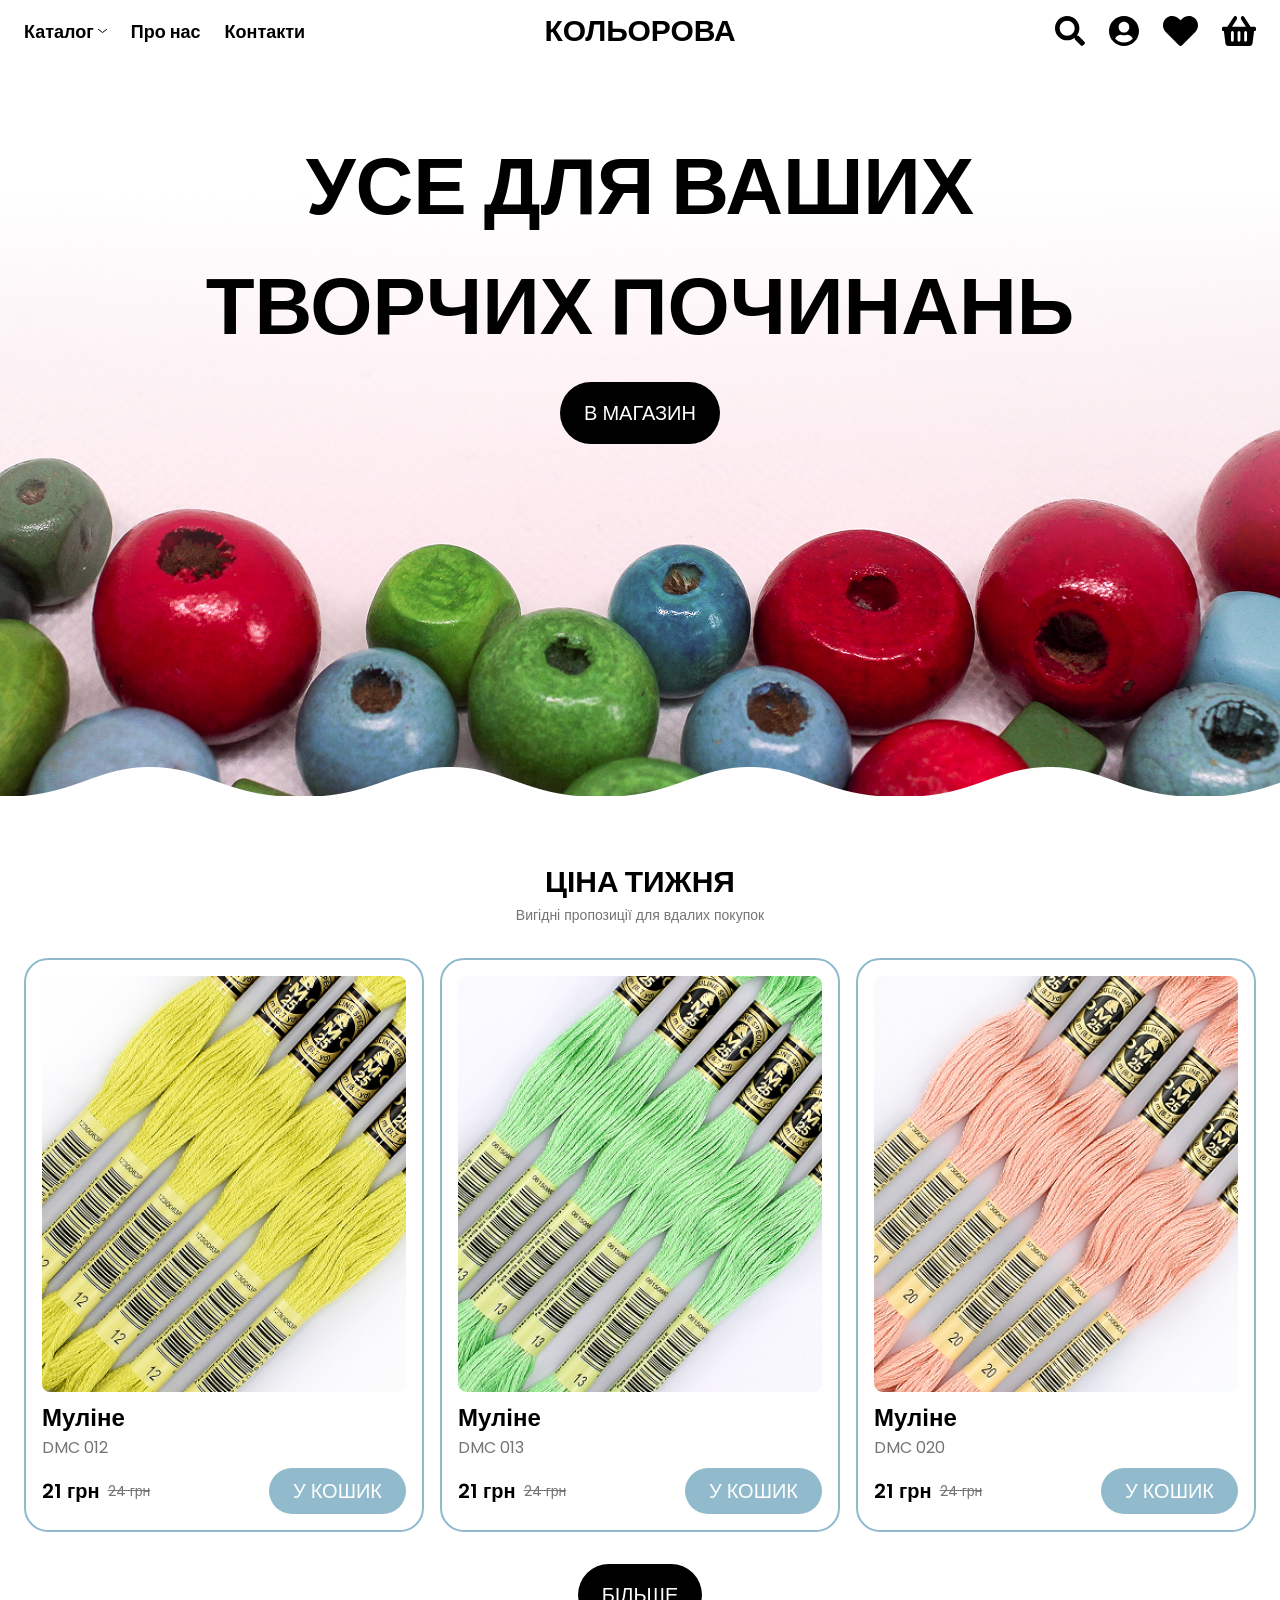
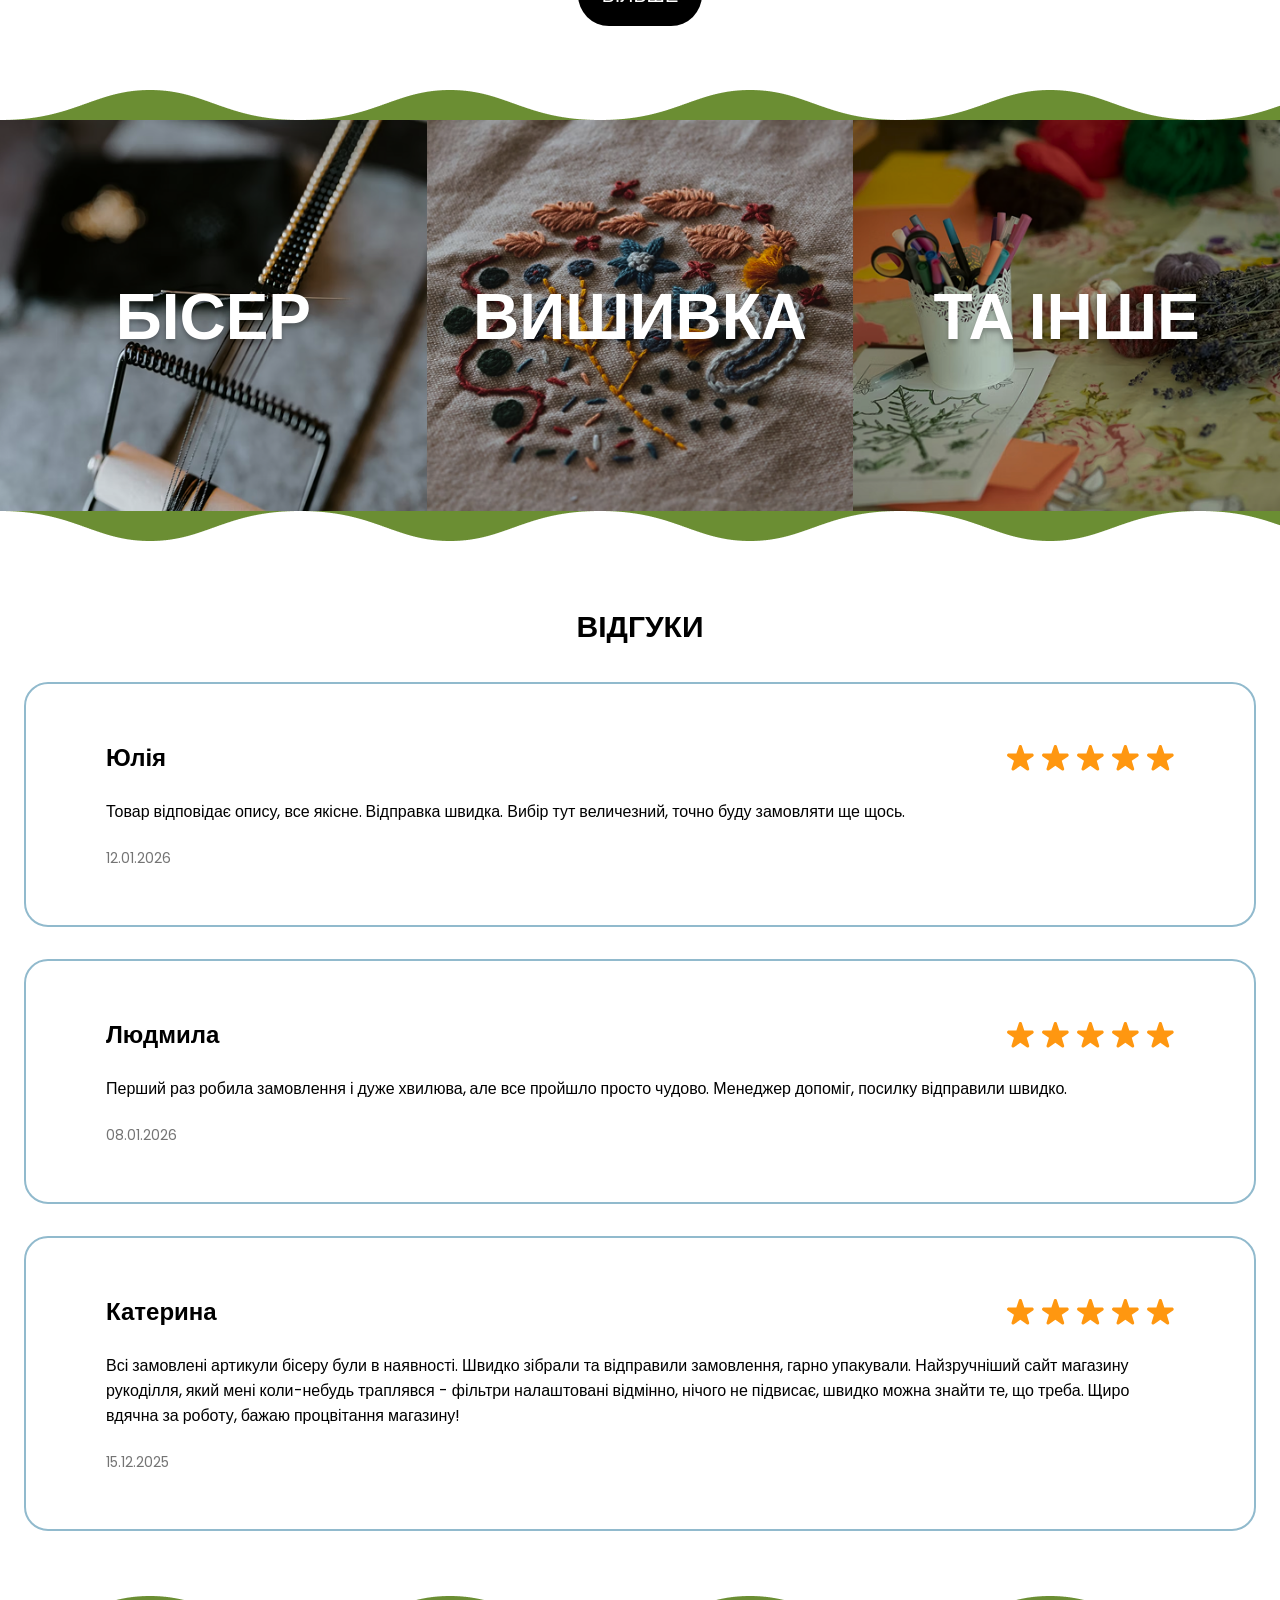
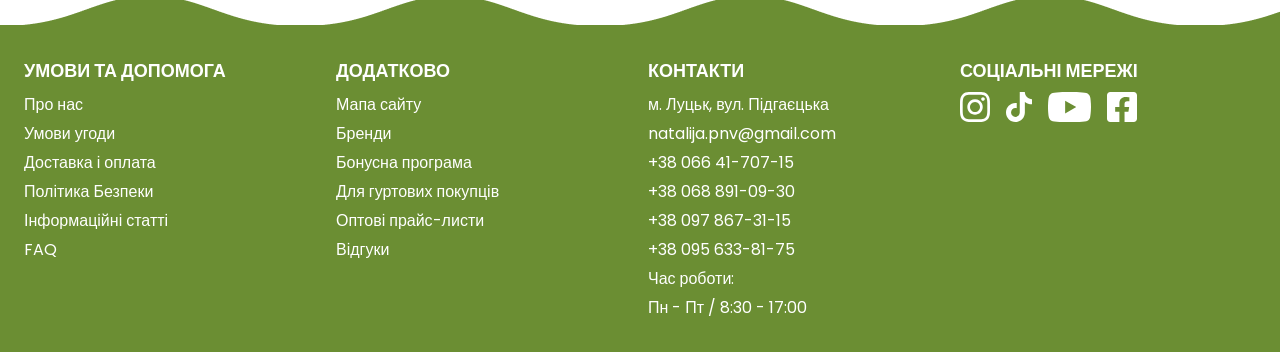
<file: html/index.html>
<!DOCTYPE html>
<html>

<head>
    <meta charset="utf-8">
    <title>Кольорова</title>
    <meta name="viewport" content="width=device-width, initial-scale=1.0">
    <link rel="stylesheet" href="../css/style.css">
    <link rel="preconnect" href="https://fonts.googleapis.com">
    <link rel="preconnect" href="https://fonts.gstatic.com" crossorigin>
    <link href="https://fonts.googleapis.com/css2?family=Poppins:wght@400;500;600;700&display=swap" rel="stylesheet">
</head>

<body class="landing-page">
    <header class="header header_landing">
        <nav class="nav">
            <div class="nav__links">
                <div class="nav__left">
                    <ul class="nav__list">
                        <li class="nav__item nav__dropdown-item">
                            <a href="catalog.html" class="nav__link">Каталог
                                <svg width="9" height="4" viewBox="0 0 9 4" fill="none"
                                    xmlns="http://www.w3.org/2000/svg">
                                    <path d="M0.500031 0.500031L4.50003 3.50003L8.50003 0.500031" stroke="black"
                                        stroke-linecap="round" stroke-linejoin="round" />
                                </svg>
                            </a>

                            <ul class="dropdown-menu">
                                <li><a href="">Бісер</a></li>
                                <li><a href="catalog.html">Муліне</a></li>
                                <li><a href="">Вишивання</a></li>
                                <li><a href="">Пряжа</a></li>
                                <li><a href="">В'язання</a></li>
                                <li><a href="">Тканини</a></li>
                                <li><a href="">Мереживо</a></li>
                                <li><a href="">Для рукоділля</a></li>
                                <li><a href="">Шкіряні аксесуари</a></li>
                                <li><a href="">Термоналіпки</a></li>
                                <li><a href="">Принти</a></li>
                                <li><a href="">Сертифікати</a></li>
                            </ul>
                        </li>

                        <li class="nav__item">
                            <a href="" class="nav__link">Про нас</a>
                        </li>

                        <li class="nav__item">
                            <a href="" class="nav__link">Контакти</a>
                        </li>
                    </ul>
                </div>
                <div class="nav__right">
                    <ul class="nav__list">
                        <li class="nav__item">
                            <a href="" class="nav__link">
                                <p>Пошук</p>
                                <svg width="30" height="30" viewBox="0 0 30 30" fill="none"
                                    xmlns="http://www.w3.org/2000/svg">
                                    <path
                                        d="M29.6112 25.9317C30.139 26.5171 30.139 27.3951 29.5526 27.922L27.9108 29.561C27.3831 30.1463 26.5035 30.1463 25.9172 29.561L20.1122 23.7659C19.819 23.4732 19.7017 23.122 19.7017 22.7707V21.7756C17.5908 23.4146 15.0108 24.3512 12.1963 24.3512C5.45316 24.3512 0 18.9073 0 12.1756C0 5.50244 5.45316 0 12.1963 0C18.8808 0 24.3926 5.50244 24.3926 12.1756C24.3926 15.0439 23.3958 17.6195 21.8126 19.6683H22.7508C23.1026 19.6683 23.4545 19.8439 23.7476 20.078L29.6112 25.9317ZM12.1963 19.6683C16.3008 19.6683 19.7017 16.3317 19.7017 12.1756C19.7017 8.07805 16.3008 4.68293 12.1963 4.68293C8.03315 4.68293 4.69089 8.07805 4.69089 12.1756C4.69089 16.3317 8.03315 19.6683 12.1963 19.6683Z"
                                        fill="black" />
                                </svg>
                            </a>
                        </li>

                        <li class="nav__item">
                            <a href="" class="nav__link">
                                <p>Мій профіль</p>
                                <svg width="30" height="30" viewBox="0 0 30 30" fill="none"
                                    xmlns="http://www.w3.org/2000/svg">
                                    <path
                                        d="M15 0C23.2863 0 30 6.71371 30 15C30 23.2863 23.2863 30 15 30C6.71371 30 0 23.2863 0 15C0 6.71371 6.71371 0 15 0ZM15 5.80645C12.0363 5.80645 9.67742 8.22581 9.67742 11.129C9.67742 14.0927 12.0363 16.4516 15 16.4516C17.9032 16.4516 20.3226 14.0927 20.3226 11.129C20.3226 8.22581 17.9032 5.80645 15 5.80645ZM15 26.6129C18.5081 26.6129 21.7137 25.0403 23.8306 22.5C22.6815 20.3831 20.4435 18.871 17.9032 18.871C17.7218 18.871 17.6008 18.9315 17.4194 18.9919C16.6935 19.2339 15.8468 19.3548 15 19.3548C14.0927 19.3548 13.3065 19.2339 12.5202 18.9919C12.3387 18.9315 12.2177 18.871 12.0968 18.871C9.49597 18.871 7.25806 20.3831 6.10887 22.5C8.22581 25.0403 11.4315 26.6129 15 26.6129Z"
                                        fill="black" />
                                </svg>
                            </a>
                        </li>

                        <li class="nav__item">
                            <a href="" class="nav__link">
                                <p>Уподобання</p>
                                <svg width="35" height="30" viewBox="0 0 35 30" fill="none"
                                    xmlns="http://www.w3.org/2000/svg">
                                    <path
                                        d="M31.602 2.04897C35.9043 5.66203 36.1092 12.0852 32.2849 15.9659L19.0365 29.3476C18.2171 30.2175 16.7829 30.2175 15.9635 29.3476L2.71511 15.9659C-1.10916 12.0852 -0.904292 5.66203 3.39801 2.04897C7.15399 -1.09573 12.7538 -0.493555 16.1683 2.98569L17.5341 4.32386L18.8317 2.98569C22.3145 -0.493555 27.846 -1.09573 31.602 2.04897Z"
                                        fill="black" />
                                </svg>
                            </a>
                        </li>

                        <li class="nav__item">
                            <a href="" class="nav__link">
                                <p>Кошик</p>
                                <svg width="34" height="30" viewBox="0 0 34 30" fill="none"
                                    xmlns="http://www.w3.org/2000/svg">
                                    <path
                                        d="M34 12.306V13.3783C34 14.3167 33.3507 14.9869 32.5833 14.9869H32.1111L30.5174 27.2521C30.3403 28.8606 29.1597 30 27.7431 30H6.19792C4.78125 30 3.60069 28.8606 3.42361 27.2521L1.88889 14.9869H1.41667C0.590278 14.9869 0 14.3167 0 13.3783V12.306C0 11.4347 0.590278 10.6974 1.41667 10.6974H5.37153L11.6875 0.912101C12.2778 -0.0932409 13.4583 -0.294309 14.2847 0.442942C15.1701 1.11317 15.3472 2.45363 14.6979 3.39195L10.0347 10.6974H23.9062L19.2431 3.39195C18.5938 2.45363 18.7708 1.11317 19.6562 0.442942C20.4826 -0.294309 21.6632 -0.0932409 22.2535 0.912101L28.5694 10.6974H32.5833C33.3507 10.6974 34 11.4347 34 12.306ZM18.4167 24.102V16.5954C18.4167 15.7241 17.7674 14.9869 17 14.9869C16.1736 14.9869 15.5833 15.7241 15.5833 16.5954V24.102C15.5833 25.0403 16.1736 25.7105 17 25.7105C17.7674 25.7105 18.4167 25.0403 18.4167 24.102ZM25.0278 24.102V16.5954C25.0278 15.7241 24.3785 14.9869 23.6111 14.9869C22.7847 14.9869 22.1944 15.7241 22.1944 16.5954V24.102C22.1944 25.0403 22.7847 25.7105 23.6111 25.7105C24.3785 25.7105 25.0278 25.0403 25.0278 24.102ZM11.8056 24.102V16.5954C11.8056 15.7241 11.1562 14.9869 10.3889 14.9869C9.5625 14.9869 8.97222 15.7241 8.97222 16.5954V24.102C8.97222 25.0403 9.5625 25.7105 10.3889 25.7105C11.1562 25.7105 11.8056 25.0403 11.8056 24.102Z"
                                        fill="black" />
                                </svg>
                            </a>
                        </li>
                    </ul>
                </div>
            </div>

            <a href="index.html" class="logo">Кольорова</a>

            <button class="nav__burger">
                <svg class="nav__burger-icon" width="35" height="30" viewBox="0 0 35 30" fill="none"
                    xmlns="http://www.w3.org/2000/svg">
                    <path
                        d="M0 2.5C0 1.17188 1.09375 0 2.5 0H32.5C33.8281 0 35 1.17188 35 2.5C35 3.90625 33.8281 5 32.5 5H2.5C1.09375 5 0 3.90625 0 2.5ZM0 15C0 13.6719 1.09375 12.5 2.5 12.5H32.5C33.8281 12.5 35 13.6719 35 15C35 16.4062 33.8281 17.5 32.5 17.5H2.5C1.09375 17.5 0 16.4062 0 15ZM32.5 30H2.5C1.09375 30 0 28.9062 0 27.5C0 26.1719 1.09375 25 2.5 25H32.5C33.8281 25 35 26.1719 35 27.5C35 28.9062 33.8281 30 32.5 30Z"
                        fill="black" />
                </svg>
            </button>
        </nav>

        <div class="hero hero_size_large">
            <div class="hero__content hero__content_center container">
                <h1 class="hero__title">Усе для ваших творчих починань</h1>
                <button class="button button_primary">В магазин</button>
            </div>

            <img class="hero__image" src="../image/Landing-header.png" alt="background">
        </div>
    </header>

    <main>
        <section class="weekly-deals">
            <div class="container section_column">
                <header class="section-header">
                    <h2 class="section-header__title">Ціна тижня</h2>
                    <p class="section-header__subtitle">Вигідні пропозиції для вдалих покупок</p>
                </header>
                <div class="weekly-deals__list">
                    <div class="card product-card">
                        <img class="product-card__image product-card__landing-image" src="../image/Product-1.png" alt="product-1">
                        <div class="product-card__content">
                            <h3 class="product-card__title card__title">Муліне</h3>
                            <p class="product-card__info">DMC 012</p>
                        </div>
                        <div class="product-card__footer">
                            <div class="product-card__price-box">
                                <p class="product-card__price">21 грн</p>
                                <p class="product-card__crossed-price">24 грн</p>
                            </div>
                            <button class="button button_product">У кошик</button>
                        </div>
                    </div>
                    <div class="card product-card product-card_invisible_on_mobile">
                        <img class="product-card__image product-card__landing-image" src="../image/Product-2.png" alt="product-2">
                        <div class="product-card__content">
                            <h3 class="product-card__title card__title">Муліне</h3>
                            <p class="product-card__info">DMC 013</p>
                        </div>
                        <div class="product-card__footer">
                            <div class="product-card__price-box">
                                <p class="product-card__price">21 грн</p>
                                <p class="product-card__crossed-price">24 грн</p>
                            </div>
                            <button class="button button_product">У кошик</button>
                        </div>
                    </div>
                    <div class="card product-card product-card_invisible_on_mobile">
                        <img class="product-card__image product-card__landing-image" src="../image/Product-3.png" alt="product-3">
                        <div class="product-card__content">
                            <h3 class="product-card__title card__title">Муліне</h3>
                            <p class="product-card__info">DMC 020</p>
                        </div>
                        <div class="product-card__footer">
                            <div class="product-card__price-box">
                                <p class="product-card__price">21 грн</p>
                                <p class="product-card__crossed-price">24 грн</p>
                            </div>
                            <button class="button button_product">У кошик</button>
                        </div>
                    </div>
                </div>
                <button class="button button_primary">Більше</button>
            </div>
        </section>

        <section class="info">
            <div class="info__img-card">
                <img class="info__image" src="../image/Image-1.png" alt="img-1">
                <div class="info__text">Бісер</div>
            </div>
            <div class="info__img-card">
                <img class="info__image" src="../image/Image-2.png" alt="img-2">
                <div class="info__text">Вишивка</div>
            </div>
            <div class="info__img-card">
                <img class="info__image" src="../image/Image-3.png" alt="img-3">
                <div class="info__text">Та інше</div>
            </div>
        </section>

        <section class="review">
            <div class="container section_column">
                <div class="section-header">
                    <h2 class="section-header__title">Відгуки</h2>
                </div>
                <div class="review__list">
                    <div class="card review-card">
                        <div class="review-card__header">
                            <h3 class="card__title review-card__title">Юлія</h3>
                            <div class="review-card__stars">
                                <svg width="27" height="26" viewBox="0 0 27 26" fill="none"
                                    xmlns="http://www.w3.org/2000/svg">
                                    <path
                                        d="M20.6598 25.5637C20.3423 25.5637 20.0264 25.4662 19.7545 25.2721L13.361 20.687L6.96744 25.2721C6.70255 25.4627 6.38421 25.5647 6.05789 25.5636C5.73157 25.5624 5.41395 25.4582 5.15038 25.2658C4.88657 25.0745 4.68979 24.8049 4.58806 24.4953C4.48632 24.1858 4.48481 23.852 4.58373 23.5415L6.96823 15.8457L0.632094 11.3809C0.369501 11.1871 0.174485 10.9156 0.074629 10.6049C-0.0252266 10.2942 -0.0248667 9.95997 0.075658 9.64947C0.176976 9.33973 0.373073 9.06967 0.636235 8.87744C0.899397 8.68522 1.21631 8.58056 1.5422 8.57826L9.38967 8.56647L11.8881 1.06166C11.9912 0.752497 12.189 0.483606 12.4534 0.293068C12.7178 0.102529 13.0354 0 13.3613 0C13.6872 0 14.0049 0.102529 14.2693 0.293068C14.5337 0.483606 14.7315 0.752497 14.8346 1.06166L17.2906 8.56647L25.1781 8.57826C25.5044 8.5801 25.8218 8.6847 26.0852 8.87722C26.3486 9.06973 26.5447 9.34035 26.6456 9.65065C26.7464 9.96095 26.7469 10.2951 26.647 10.6057C26.5471 10.9163 26.3519 11.1876 26.089 11.3809L19.7529 15.8457L22.1374 23.5415C22.2365 23.8519 22.2352 24.1857 22.1336 24.4953C22.032 24.8049 21.8353 25.0745 21.5715 25.2658C21.3071 25.4597 20.9877 25.5641 20.6598 25.5637Z"
                                        fill="#FF9710" />
                                </svg>
                                <svg width="27" height="26" viewBox="0 0 27 26" fill="none"
                                    xmlns="http://www.w3.org/2000/svg">
                                    <path
                                        d="M20.6598 25.5637C20.3423 25.5637 20.0264 25.4662 19.7545 25.2721L13.361 20.687L6.96744 25.2721C6.70255 25.4627 6.38421 25.5647 6.05789 25.5636C5.73157 25.5624 5.41395 25.4582 5.15038 25.2658C4.88657 25.0745 4.68979 24.8049 4.58806 24.4953C4.48632 24.1858 4.48481 23.852 4.58373 23.5415L6.96823 15.8457L0.632094 11.3809C0.369501 11.1871 0.174485 10.9156 0.074629 10.6049C-0.0252266 10.2942 -0.0248667 9.95997 0.075658 9.64947C0.176976 9.33973 0.373073 9.06967 0.636235 8.87744C0.899397 8.68522 1.21631 8.58056 1.5422 8.57826L9.38967 8.56647L11.8881 1.06166C11.9912 0.752497 12.189 0.483606 12.4534 0.293068C12.7178 0.102529 13.0354 0 13.3613 0C13.6872 0 14.0049 0.102529 14.2693 0.293068C14.5337 0.483606 14.7315 0.752497 14.8346 1.06166L17.2906 8.56647L25.1781 8.57826C25.5044 8.5801 25.8218 8.6847 26.0852 8.87722C26.3486 9.06973 26.5447 9.34035 26.6456 9.65065C26.7464 9.96095 26.7469 10.2951 26.647 10.6057C26.5471 10.9163 26.3519 11.1876 26.089 11.3809L19.7529 15.8457L22.1374 23.5415C22.2365 23.8519 22.2352 24.1857 22.1336 24.4953C22.032 24.8049 21.8353 25.0745 21.5715 25.2658C21.3071 25.4597 20.9877 25.5641 20.6598 25.5637Z"
                                        fill="#FF9710" />
                                </svg>
                                <svg width="27" height="26" viewBox="0 0 27 26" fill="none"
                                    xmlns="http://www.w3.org/2000/svg">
                                    <path
                                        d="M20.6598 25.5637C20.3423 25.5637 20.0264 25.4662 19.7545 25.2721L13.361 20.687L6.96744 25.2721C6.70255 25.4627 6.38421 25.5647 6.05789 25.5636C5.73157 25.5624 5.41395 25.4582 5.15038 25.2658C4.88657 25.0745 4.68979 24.8049 4.58806 24.4953C4.48632 24.1858 4.48481 23.852 4.58373 23.5415L6.96823 15.8457L0.632094 11.3809C0.369501 11.1871 0.174485 10.9156 0.074629 10.6049C-0.0252266 10.2942 -0.0248667 9.95997 0.075658 9.64947C0.176976 9.33973 0.373073 9.06967 0.636235 8.87744C0.899397 8.68522 1.21631 8.58056 1.5422 8.57826L9.38967 8.56647L11.8881 1.06166C11.9912 0.752497 12.189 0.483606 12.4534 0.293068C12.7178 0.102529 13.0354 0 13.3613 0C13.6872 0 14.0049 0.102529 14.2693 0.293068C14.5337 0.483606 14.7315 0.752497 14.8346 1.06166L17.2906 8.56647L25.1781 8.57826C25.5044 8.5801 25.8218 8.6847 26.0852 8.87722C26.3486 9.06973 26.5447 9.34035 26.6456 9.65065C26.7464 9.96095 26.7469 10.2951 26.647 10.6057C26.5471 10.9163 26.3519 11.1876 26.089 11.3809L19.7529 15.8457L22.1374 23.5415C22.2365 23.8519 22.2352 24.1857 22.1336 24.4953C22.032 24.8049 21.8353 25.0745 21.5715 25.2658C21.3071 25.4597 20.9877 25.5641 20.6598 25.5637Z"
                                        fill="#FF9710" />
                                </svg>
                                <svg width="27" height="26" viewBox="0 0 27 26" fill="none"
                                    xmlns="http://www.w3.org/2000/svg">
                                    <path
                                        d="M20.6598 25.5637C20.3423 25.5637 20.0264 25.4662 19.7545 25.2721L13.361 20.687L6.96744 25.2721C6.70255 25.4627 6.38421 25.5647 6.05789 25.5636C5.73157 25.5624 5.41395 25.4582 5.15038 25.2658C4.88657 25.0745 4.68979 24.8049 4.58806 24.4953C4.48632 24.1858 4.48481 23.852 4.58373 23.5415L6.96823 15.8457L0.632094 11.3809C0.369501 11.1871 0.174485 10.9156 0.074629 10.6049C-0.0252266 10.2942 -0.0248667 9.95997 0.075658 9.64947C0.176976 9.33973 0.373073 9.06967 0.636235 8.87744C0.899397 8.68522 1.21631 8.58056 1.5422 8.57826L9.38967 8.56647L11.8881 1.06166C11.9912 0.752497 12.189 0.483606 12.4534 0.293068C12.7178 0.102529 13.0354 0 13.3613 0C13.6872 0 14.0049 0.102529 14.2693 0.293068C14.5337 0.483606 14.7315 0.752497 14.8346 1.06166L17.2906 8.56647L25.1781 8.57826C25.5044 8.5801 25.8218 8.6847 26.0852 8.87722C26.3486 9.06973 26.5447 9.34035 26.6456 9.65065C26.7464 9.96095 26.7469 10.2951 26.647 10.6057C26.5471 10.9163 26.3519 11.1876 26.089 11.3809L19.7529 15.8457L22.1374 23.5415C22.2365 23.8519 22.2352 24.1857 22.1336 24.4953C22.032 24.8049 21.8353 25.0745 21.5715 25.2658C21.3071 25.4597 20.9877 25.5641 20.6598 25.5637Z"
                                        fill="#FF9710" />
                                </svg>
                                <svg width="27" height="26" viewBox="0 0 27 26" fill="none"
                                    xmlns="http://www.w3.org/2000/svg">
                                    <path
                                        d="M20.6598 25.5637C20.3423 25.5637 20.0264 25.4662 19.7545 25.2721L13.361 20.687L6.96744 25.2721C6.70255 25.4627 6.38421 25.5647 6.05789 25.5636C5.73157 25.5624 5.41395 25.4582 5.15038 25.2658C4.88657 25.0745 4.68979 24.8049 4.58806 24.4953C4.48632 24.1858 4.48481 23.852 4.58373 23.5415L6.96823 15.8457L0.632094 11.3809C0.369501 11.1871 0.174485 10.9156 0.074629 10.6049C-0.0252266 10.2942 -0.0248667 9.95997 0.075658 9.64947C0.176976 9.33973 0.373073 9.06967 0.636235 8.87744C0.899397 8.68522 1.21631 8.58056 1.5422 8.57826L9.38967 8.56647L11.8881 1.06166C11.9912 0.752497 12.189 0.483606 12.4534 0.293068C12.7178 0.102529 13.0354 0 13.3613 0C13.6872 0 14.0049 0.102529 14.2693 0.293068C14.5337 0.483606 14.7315 0.752497 14.8346 1.06166L17.2906 8.56647L25.1781 8.57826C25.5044 8.5801 25.8218 8.6847 26.0852 8.87722C26.3486 9.06973 26.5447 9.34035 26.6456 9.65065C26.7464 9.96095 26.7469 10.2951 26.647 10.6057C26.5471 10.9163 26.3519 11.1876 26.089 11.3809L19.7529 15.8457L22.1374 23.5415C22.2365 23.8519 22.2352 24.1857 22.1336 24.4953C22.032 24.8049 21.8353 25.0745 21.5715 25.2658C21.3071 25.4597 20.9877 25.5641 20.6598 25.5637Z"
                                        fill="#FF9710" />
                                </svg>

                            </div>
                        </div>
                        <p class="review-card__text">
                            Товар відповідає опису, все якісне. Відправка швидка. Вибір тут величезний, точно буду
                            замовляти
                            ще щось.
                        </p>
                        <p class="review-card__date">
                            12.01.2026
                        </p>
                    </div>
                    <div class="card review-card">
                        <div class="review-card__header">
                            <h3 class="review-card__title card__title">Людмила</h3>
                            <div class="review-card__stars">
                                <svg width="27" height="26" viewBox="0 0 27 26" fill="none"
                                    xmlns="http://www.w3.org/2000/svg">
                                    <path
                                        d="M20.6598 25.5637C20.3423 25.5637 20.0264 25.4662 19.7545 25.2721L13.361 20.687L6.96744 25.2721C6.70255 25.4627 6.38421 25.5647 6.05789 25.5636C5.73157 25.5624 5.41395 25.4582 5.15038 25.2658C4.88657 25.0745 4.68979 24.8049 4.58806 24.4953C4.48632 24.1858 4.48481 23.852 4.58373 23.5415L6.96823 15.8457L0.632094 11.3809C0.369501 11.1871 0.174485 10.9156 0.074629 10.6049C-0.0252266 10.2942 -0.0248667 9.95997 0.075658 9.64947C0.176976 9.33973 0.373073 9.06967 0.636235 8.87744C0.899397 8.68522 1.21631 8.58056 1.5422 8.57826L9.38967 8.56647L11.8881 1.06166C11.9912 0.752497 12.189 0.483606 12.4534 0.293068C12.7178 0.102529 13.0354 0 13.3613 0C13.6872 0 14.0049 0.102529 14.2693 0.293068C14.5337 0.483606 14.7315 0.752497 14.8346 1.06166L17.2906 8.56647L25.1781 8.57826C25.5044 8.5801 25.8218 8.6847 26.0852 8.87722C26.3486 9.06973 26.5447 9.34035 26.6456 9.65065C26.7464 9.96095 26.7469 10.2951 26.647 10.6057C26.5471 10.9163 26.3519 11.1876 26.089 11.3809L19.7529 15.8457L22.1374 23.5415C22.2365 23.8519 22.2352 24.1857 22.1336 24.4953C22.032 24.8049 21.8353 25.0745 21.5715 25.2658C21.3071 25.4597 20.9877 25.5641 20.6598 25.5637Z"
                                        fill="#FF9710" />
                                </svg>
                                <svg width="27" height="26" viewBox="0 0 27 26" fill="none"
                                    xmlns="http://www.w3.org/2000/svg">
                                    <path
                                        d="M20.6598 25.5637C20.3423 25.5637 20.0264 25.4662 19.7545 25.2721L13.361 20.687L6.96744 25.2721C6.70255 25.4627 6.38421 25.5647 6.05789 25.5636C5.73157 25.5624 5.41395 25.4582 5.15038 25.2658C4.88657 25.0745 4.68979 24.8049 4.58806 24.4953C4.48632 24.1858 4.48481 23.852 4.58373 23.5415L6.96823 15.8457L0.632094 11.3809C0.369501 11.1871 0.174485 10.9156 0.074629 10.6049C-0.0252266 10.2942 -0.0248667 9.95997 0.075658 9.64947C0.176976 9.33973 0.373073 9.06967 0.636235 8.87744C0.899397 8.68522 1.21631 8.58056 1.5422 8.57826L9.38967 8.56647L11.8881 1.06166C11.9912 0.752497 12.189 0.483606 12.4534 0.293068C12.7178 0.102529 13.0354 0 13.3613 0C13.6872 0 14.0049 0.102529 14.2693 0.293068C14.5337 0.483606 14.7315 0.752497 14.8346 1.06166L17.2906 8.56647L25.1781 8.57826C25.5044 8.5801 25.8218 8.6847 26.0852 8.87722C26.3486 9.06973 26.5447 9.34035 26.6456 9.65065C26.7464 9.96095 26.7469 10.2951 26.647 10.6057C26.5471 10.9163 26.3519 11.1876 26.089 11.3809L19.7529 15.8457L22.1374 23.5415C22.2365 23.8519 22.2352 24.1857 22.1336 24.4953C22.032 24.8049 21.8353 25.0745 21.5715 25.2658C21.3071 25.4597 20.9877 25.5641 20.6598 25.5637Z"
                                        fill="#FF9710" />
                                </svg>
                                <svg width="27" height="26" viewBox="0 0 27 26" fill="none"
                                    xmlns="http://www.w3.org/2000/svg">
                                    <path
                                        d="M20.6598 25.5637C20.3423 25.5637 20.0264 25.4662 19.7545 25.2721L13.361 20.687L6.96744 25.2721C6.70255 25.4627 6.38421 25.5647 6.05789 25.5636C5.73157 25.5624 5.41395 25.4582 5.15038 25.2658C4.88657 25.0745 4.68979 24.8049 4.58806 24.4953C4.48632 24.1858 4.48481 23.852 4.58373 23.5415L6.96823 15.8457L0.632094 11.3809C0.369501 11.1871 0.174485 10.9156 0.074629 10.6049C-0.0252266 10.2942 -0.0248667 9.95997 0.075658 9.64947C0.176976 9.33973 0.373073 9.06967 0.636235 8.87744C0.899397 8.68522 1.21631 8.58056 1.5422 8.57826L9.38967 8.56647L11.8881 1.06166C11.9912 0.752497 12.189 0.483606 12.4534 0.293068C12.7178 0.102529 13.0354 0 13.3613 0C13.6872 0 14.0049 0.102529 14.2693 0.293068C14.5337 0.483606 14.7315 0.752497 14.8346 1.06166L17.2906 8.56647L25.1781 8.57826C25.5044 8.5801 25.8218 8.6847 26.0852 8.87722C26.3486 9.06973 26.5447 9.34035 26.6456 9.65065C26.7464 9.96095 26.7469 10.2951 26.647 10.6057C26.5471 10.9163 26.3519 11.1876 26.089 11.3809L19.7529 15.8457L22.1374 23.5415C22.2365 23.8519 22.2352 24.1857 22.1336 24.4953C22.032 24.8049 21.8353 25.0745 21.5715 25.2658C21.3071 25.4597 20.9877 25.5641 20.6598 25.5637Z"
                                        fill="#FF9710" />
                                </svg>
                                <svg width="27" height="26" viewBox="0 0 27 26" fill="none"
                                    xmlns="http://www.w3.org/2000/svg">
                                    <path
                                        d="M20.6598 25.5637C20.3423 25.5637 20.0264 25.4662 19.7545 25.2721L13.361 20.687L6.96744 25.2721C6.70255 25.4627 6.38421 25.5647 6.05789 25.5636C5.73157 25.5624 5.41395 25.4582 5.15038 25.2658C4.88657 25.0745 4.68979 24.8049 4.58806 24.4953C4.48632 24.1858 4.48481 23.852 4.58373 23.5415L6.96823 15.8457L0.632094 11.3809C0.369501 11.1871 0.174485 10.9156 0.074629 10.6049C-0.0252266 10.2942 -0.0248667 9.95997 0.075658 9.64947C0.176976 9.33973 0.373073 9.06967 0.636235 8.87744C0.899397 8.68522 1.21631 8.58056 1.5422 8.57826L9.38967 8.56647L11.8881 1.06166C11.9912 0.752497 12.189 0.483606 12.4534 0.293068C12.7178 0.102529 13.0354 0 13.3613 0C13.6872 0 14.0049 0.102529 14.2693 0.293068C14.5337 0.483606 14.7315 0.752497 14.8346 1.06166L17.2906 8.56647L25.1781 8.57826C25.5044 8.5801 25.8218 8.6847 26.0852 8.87722C26.3486 9.06973 26.5447 9.34035 26.6456 9.65065C26.7464 9.96095 26.7469 10.2951 26.647 10.6057C26.5471 10.9163 26.3519 11.1876 26.089 11.3809L19.7529 15.8457L22.1374 23.5415C22.2365 23.8519 22.2352 24.1857 22.1336 24.4953C22.032 24.8049 21.8353 25.0745 21.5715 25.2658C21.3071 25.4597 20.9877 25.5641 20.6598 25.5637Z"
                                        fill="#FF9710" />
                                </svg>
                                <svg width="27" height="26" viewBox="0 0 27 26" fill="none"
                                    xmlns="http://www.w3.org/2000/svg">
                                    <path
                                        d="M20.6598 25.5637C20.3423 25.5637 20.0264 25.4662 19.7545 25.2721L13.361 20.687L6.96744 25.2721C6.70255 25.4627 6.38421 25.5647 6.05789 25.5636C5.73157 25.5624 5.41395 25.4582 5.15038 25.2658C4.88657 25.0745 4.68979 24.8049 4.58806 24.4953C4.48632 24.1858 4.48481 23.852 4.58373 23.5415L6.96823 15.8457L0.632094 11.3809C0.369501 11.1871 0.174485 10.9156 0.074629 10.6049C-0.0252266 10.2942 -0.0248667 9.95997 0.075658 9.64947C0.176976 9.33973 0.373073 9.06967 0.636235 8.87744C0.899397 8.68522 1.21631 8.58056 1.5422 8.57826L9.38967 8.56647L11.8881 1.06166C11.9912 0.752497 12.189 0.483606 12.4534 0.293068C12.7178 0.102529 13.0354 0 13.3613 0C13.6872 0 14.0049 0.102529 14.2693 0.293068C14.5337 0.483606 14.7315 0.752497 14.8346 1.06166L17.2906 8.56647L25.1781 8.57826C25.5044 8.5801 25.8218 8.6847 26.0852 8.87722C26.3486 9.06973 26.5447 9.34035 26.6456 9.65065C26.7464 9.96095 26.7469 10.2951 26.647 10.6057C26.5471 10.9163 26.3519 11.1876 26.089 11.3809L19.7529 15.8457L22.1374 23.5415C22.2365 23.8519 22.2352 24.1857 22.1336 24.4953C22.032 24.8049 21.8353 25.0745 21.5715 25.2658C21.3071 25.4597 20.9877 25.5641 20.6598 25.5637Z"
                                        fill="#FF9710" />
                                </svg>

                            </div>
                        </div>
                        <p class="review-card__text">
                            Перший раз робила замовлення і дуже хвилюва, але все пройшло просто чудово. Менеджер
                            допоміг, посилку відправили швидко.
                        </p>
                        <p class="review-card__date">
                            08.01.2026
                        </p>
                    </div>
                    <div class="card review-card">
                        <div class="review-card__header">
                            <h3 class="review-card__title card__title">Катерина</h3>
                            <div class="review-card__stars">
                                <svg width="27" height="26" viewBox="0 0 27 26" fill="none"
                                    xmlns="http://www.w3.org/2000/svg">
                                    <path
                                        d="M20.6598 25.5637C20.3423 25.5637 20.0264 25.4662 19.7545 25.2721L13.361 20.687L6.96744 25.2721C6.70255 25.4627 6.38421 25.5647 6.05789 25.5636C5.73157 25.5624 5.41395 25.4582 5.15038 25.2658C4.88657 25.0745 4.68979 24.8049 4.58806 24.4953C4.48632 24.1858 4.48481 23.852 4.58373 23.5415L6.96823 15.8457L0.632094 11.3809C0.369501 11.1871 0.174485 10.9156 0.074629 10.6049C-0.0252266 10.2942 -0.0248667 9.95997 0.075658 9.64947C0.176976 9.33973 0.373073 9.06967 0.636235 8.87744C0.899397 8.68522 1.21631 8.58056 1.5422 8.57826L9.38967 8.56647L11.8881 1.06166C11.9912 0.752497 12.189 0.483606 12.4534 0.293068C12.7178 0.102529 13.0354 0 13.3613 0C13.6872 0 14.0049 0.102529 14.2693 0.293068C14.5337 0.483606 14.7315 0.752497 14.8346 1.06166L17.2906 8.56647L25.1781 8.57826C25.5044 8.5801 25.8218 8.6847 26.0852 8.87722C26.3486 9.06973 26.5447 9.34035 26.6456 9.65065C26.7464 9.96095 26.7469 10.2951 26.647 10.6057C26.5471 10.9163 26.3519 11.1876 26.089 11.3809L19.7529 15.8457L22.1374 23.5415C22.2365 23.8519 22.2352 24.1857 22.1336 24.4953C22.032 24.8049 21.8353 25.0745 21.5715 25.2658C21.3071 25.4597 20.9877 25.5641 20.6598 25.5637Z"
                                        fill="#FF9710" />
                                </svg>
                                <svg width="27" height="26" viewBox="0 0 27 26" fill="none"
                                    xmlns="http://www.w3.org/2000/svg">
                                    <path
                                        d="M20.6598 25.5637C20.3423 25.5637 20.0264 25.4662 19.7545 25.2721L13.361 20.687L6.96744 25.2721C6.70255 25.4627 6.38421 25.5647 6.05789 25.5636C5.73157 25.5624 5.41395 25.4582 5.15038 25.2658C4.88657 25.0745 4.68979 24.8049 4.58806 24.4953C4.48632 24.1858 4.48481 23.852 4.58373 23.5415L6.96823 15.8457L0.632094 11.3809C0.369501 11.1871 0.174485 10.9156 0.074629 10.6049C-0.0252266 10.2942 -0.0248667 9.95997 0.075658 9.64947C0.176976 9.33973 0.373073 9.06967 0.636235 8.87744C0.899397 8.68522 1.21631 8.58056 1.5422 8.57826L9.38967 8.56647L11.8881 1.06166C11.9912 0.752497 12.189 0.483606 12.4534 0.293068C12.7178 0.102529 13.0354 0 13.3613 0C13.6872 0 14.0049 0.102529 14.2693 0.293068C14.5337 0.483606 14.7315 0.752497 14.8346 1.06166L17.2906 8.56647L25.1781 8.57826C25.5044 8.5801 25.8218 8.6847 26.0852 8.87722C26.3486 9.06973 26.5447 9.34035 26.6456 9.65065C26.7464 9.96095 26.7469 10.2951 26.647 10.6057C26.5471 10.9163 26.3519 11.1876 26.089 11.3809L19.7529 15.8457L22.1374 23.5415C22.2365 23.8519 22.2352 24.1857 22.1336 24.4953C22.032 24.8049 21.8353 25.0745 21.5715 25.2658C21.3071 25.4597 20.9877 25.5641 20.6598 25.5637Z"
                                        fill="#FF9710" />
                                </svg>
                                <svg width="27" height="26" viewBox="0 0 27 26" fill="none"
                                    xmlns="http://www.w3.org/2000/svg">
                                    <path
                                        d="M20.6598 25.5637C20.3423 25.5637 20.0264 25.4662 19.7545 25.2721L13.361 20.687L6.96744 25.2721C6.70255 25.4627 6.38421 25.5647 6.05789 25.5636C5.73157 25.5624 5.41395 25.4582 5.15038 25.2658C4.88657 25.0745 4.68979 24.8049 4.58806 24.4953C4.48632 24.1858 4.48481 23.852 4.58373 23.5415L6.96823 15.8457L0.632094 11.3809C0.369501 11.1871 0.174485 10.9156 0.074629 10.6049C-0.0252266 10.2942 -0.0248667 9.95997 0.075658 9.64947C0.176976 9.33973 0.373073 9.06967 0.636235 8.87744C0.899397 8.68522 1.21631 8.58056 1.5422 8.57826L9.38967 8.56647L11.8881 1.06166C11.9912 0.752497 12.189 0.483606 12.4534 0.293068C12.7178 0.102529 13.0354 0 13.3613 0C13.6872 0 14.0049 0.102529 14.2693 0.293068C14.5337 0.483606 14.7315 0.752497 14.8346 1.06166L17.2906 8.56647L25.1781 8.57826C25.5044 8.5801 25.8218 8.6847 26.0852 8.87722C26.3486 9.06973 26.5447 9.34035 26.6456 9.65065C26.7464 9.96095 26.7469 10.2951 26.647 10.6057C26.5471 10.9163 26.3519 11.1876 26.089 11.3809L19.7529 15.8457L22.1374 23.5415C22.2365 23.8519 22.2352 24.1857 22.1336 24.4953C22.032 24.8049 21.8353 25.0745 21.5715 25.2658C21.3071 25.4597 20.9877 25.5641 20.6598 25.5637Z"
                                        fill="#FF9710" />
                                </svg>
                                <svg width="27" height="26" viewBox="0 0 27 26" fill="none"
                                    xmlns="http://www.w3.org/2000/svg">
                                    <path
                                        d="M20.6598 25.5637C20.3423 25.5637 20.0264 25.4662 19.7545 25.2721L13.361 20.687L6.96744 25.2721C6.70255 25.4627 6.38421 25.5647 6.05789 25.5636C5.73157 25.5624 5.41395 25.4582 5.15038 25.2658C4.88657 25.0745 4.68979 24.8049 4.58806 24.4953C4.48632 24.1858 4.48481 23.852 4.58373 23.5415L6.96823 15.8457L0.632094 11.3809C0.369501 11.1871 0.174485 10.9156 0.074629 10.6049C-0.0252266 10.2942 -0.0248667 9.95997 0.075658 9.64947C0.176976 9.33973 0.373073 9.06967 0.636235 8.87744C0.899397 8.68522 1.21631 8.58056 1.5422 8.57826L9.38967 8.56647L11.8881 1.06166C11.9912 0.752497 12.189 0.483606 12.4534 0.293068C12.7178 0.102529 13.0354 0 13.3613 0C13.6872 0 14.0049 0.102529 14.2693 0.293068C14.5337 0.483606 14.7315 0.752497 14.8346 1.06166L17.2906 8.56647L25.1781 8.57826C25.5044 8.5801 25.8218 8.6847 26.0852 8.87722C26.3486 9.06973 26.5447 9.34035 26.6456 9.65065C26.7464 9.96095 26.7469 10.2951 26.647 10.6057C26.5471 10.9163 26.3519 11.1876 26.089 11.3809L19.7529 15.8457L22.1374 23.5415C22.2365 23.8519 22.2352 24.1857 22.1336 24.4953C22.032 24.8049 21.8353 25.0745 21.5715 25.2658C21.3071 25.4597 20.9877 25.5641 20.6598 25.5637Z"
                                        fill="#FF9710" />
                                </svg>
                                <svg width="27" height="26" viewBox="0 0 27 26" fill="none"
                                    xmlns="http://www.w3.org/2000/svg">
                                    <path
                                        d="M20.6598 25.5637C20.3423 25.5637 20.0264 25.4662 19.7545 25.2721L13.361 20.687L6.96744 25.2721C6.70255 25.4627 6.38421 25.5647 6.05789 25.5636C5.73157 25.5624 5.41395 25.4582 5.15038 25.2658C4.88657 25.0745 4.68979 24.8049 4.58806 24.4953C4.48632 24.1858 4.48481 23.852 4.58373 23.5415L6.96823 15.8457L0.632094 11.3809C0.369501 11.1871 0.174485 10.9156 0.074629 10.6049C-0.0252266 10.2942 -0.0248667 9.95997 0.075658 9.64947C0.176976 9.33973 0.373073 9.06967 0.636235 8.87744C0.899397 8.68522 1.21631 8.58056 1.5422 8.57826L9.38967 8.56647L11.8881 1.06166C11.9912 0.752497 12.189 0.483606 12.4534 0.293068C12.7178 0.102529 13.0354 0 13.3613 0C13.6872 0 14.0049 0.102529 14.2693 0.293068C14.5337 0.483606 14.7315 0.752497 14.8346 1.06166L17.2906 8.56647L25.1781 8.57826C25.5044 8.5801 25.8218 8.6847 26.0852 8.87722C26.3486 9.06973 26.5447 9.34035 26.6456 9.65065C26.7464 9.96095 26.7469 10.2951 26.647 10.6057C26.5471 10.9163 26.3519 11.1876 26.089 11.3809L19.7529 15.8457L22.1374 23.5415C22.2365 23.8519 22.2352 24.1857 22.1336 24.4953C22.032 24.8049 21.8353 25.0745 21.5715 25.2658C21.3071 25.4597 20.9877 25.5641 20.6598 25.5637Z"
                                        fill="#FF9710" />
                                </svg>

                            </div>
                        </div>
                        <p class="review-card__text">
                            Всі замовлені артикули бісеру були в наявності. Швидко зібрали та відправили замовлення,
                            гарно упакували.
                            Найзручніший сайт магазину рукоділля, який мені коли-небудь траплявся - фільтри налаштовані
                            відмінно, нічого не підвисає, швидко можна знайти те, що треба. Щиро вдячна за роботу, бажаю
                            процвітання магазину!
                        </p>
                        <p class="review-card__date">
                            15.12.2025
                        </p>
                    </div>
                </div>
            </div>
        </section>
    </main>

    <footer class="footer">
        <div class="container">
            <div class="footer__body">
                <div class="footer__column">
                    <h4 class="footer__title">Умови та допомога</h4>
                    <div class="footer__nav footer__column-container">
                        <a href="" class="footer__link">Про нас</a>
                        <a href="" class="footer__link">Умови угоди</a>
                        <a href="" class="footer__link">Доставка і оплата</a>
                        <a href="" class="footer__link">Політика Безпеки</a>
                        <a href="" class="footer__link">Інформаційні статті</a>
                        <a href="faq.html" class="footer__link">FAQ</a>
                    </div>
                </div>
                <div class="footer__column">
                    <h4 class="footer__title">Додатково</h4>
                    <div class="footer__nav footer__column-container">
                        <a href="" class="footer__link">Мапа сайту</a>
                        <a href="" class="footer__link">Бренди</a>
                        <a href="" class="footer__link">Бонусна програма</a>
                        <a href="" class="footer__link">Для гуртових покупців</a>
                        <a href="" class="footer__link">Оптові прайс-листи</a>
                        <a href="" class="footer__link">Відгуки</a>
                    </div>
                </div>
                <div class="footer__column">
                    <h4 class="footer__title">Контакти</h4>
                    <div class="footer__contacts footer__column-container">
                        <p>м. Луцьк, вул. Підгаєцька</p>
                        <p>natalija.pnv@gmail.com</p>
                        <p>+38 066 41-707-15</p>
                        <p>+38 068 891-09-30</p>
                        <p>+38 097 867-31-15</p>
                        <p>+38 095 633-81-75</p>
                        <p>Час роботи:</p>
                        <p>Пн - Пт / 8:30 - 17:00</p>
                    </div>
                </div>
                <div class="footer__column">
                    <h4 class="footer__title">Соціальні мережі</h4>
                    <div class="footer__socials footer__column-container">
                        <a href="" class="footer__social-link">
                            <svg width="30" height="30" viewBox="0 0 30 30" fill="none"
                                xmlns="http://www.w3.org/2000/svg">
                                <path
                                    d="M15.0335 7.26563C19.2522 7.26563 22.7344 10.7478 22.7344 14.9665C22.7344 19.2522 19.2522 22.6674 15.0335 22.6674C10.7478 22.6674 7.33259 19.2522 7.33259 14.9665C7.33259 10.7478 10.7478 7.26563 15.0335 7.26563ZM15.0335 19.9888C17.779 19.9888 19.9888 17.779 19.9888 14.9665C19.9888 12.221 17.779 10.0112 15.0335 10.0112C12.221 10.0112 10.0112 12.221 10.0112 14.9665C10.0112 17.779 12.2879 19.9888 15.0335 19.9888ZM24.8103 6.99777C24.8103 5.9933 24.0067 5.18973 23.0022 5.18973C21.9978 5.18973 21.1942 5.9933 21.1942 6.99777C21.1942 8.00223 21.9978 8.8058 23.0022 8.8058C24.0067 8.8058 24.8103 8.00223 24.8103 6.99777ZM29.8996 8.8058C30.0335 11.2835 30.0335 18.7165 29.8996 21.1942C29.7656 23.6049 29.2299 25.6808 27.4888 27.4888C25.7478 29.2299 23.6049 29.7656 21.1942 29.8996C18.7165 30.0335 11.2835 30.0335 8.8058 29.8996C6.39509 29.7656 4.3192 29.2299 2.51116 27.4888C0.770089 25.6808 0.234375 23.6049 0.100446 21.1942C-0.0334821 18.7165 -0.0334821 11.2835 0.100446 8.8058C0.234375 6.39509 0.770089 4.25223 2.51116 2.51116C4.3192 0.770089 6.39509 0.234375 8.8058 0.100446C11.2835 -0.0334821 18.7165 -0.0334821 21.1942 0.100446C23.6049 0.234375 25.7478 0.770089 27.4888 2.51116C29.2299 4.25223 29.7656 6.39509 29.8996 8.8058ZM26.6853 23.8058C27.4888 21.8638 27.2879 17.1763 27.2879 14.9665C27.2879 12.8237 27.4888 8.13616 26.6853 6.12723C26.1496 4.85491 25.1451 3.78348 23.8728 3.31473C21.8638 2.51116 17.1763 2.71205 15.0335 2.71205C12.8237 2.71205 8.13616 2.51116 6.1942 3.31473C4.85491 3.85045 3.85045 4.85491 3.31473 6.12723C2.51116 8.13616 2.71205 12.8237 2.71205 14.9665C2.71205 17.1763 2.51116 21.8638 3.31473 23.8058C3.85045 25.1451 4.85491 26.1496 6.1942 26.6853C8.13616 27.4888 12.8237 27.2879 15.0335 27.2879C17.1763 27.2879 21.8638 27.4888 23.8728 26.6853C25.1451 26.1496 26.2165 25.1451 26.6853 23.8058Z"
                                    fill="white" />
                            </svg>
                        </a>
                        <a href="" class="footer__social-link">
                            <svg width="26" height="30" viewBox="0 0 26 30" fill="none"
                                xmlns="http://www.w3.org/2000/svg">
                                <path
                                    d="M26 12.3047H25.942C23.2723 12.3047 20.8348 11.4844 18.8616 10.0195V20.5078C18.8616 25.7812 14.625 30 9.40179 30C4.17857 30 0 25.7812 0 20.5078C0 15.2344 4.17857 10.957 9.40179 10.957C9.86607 10.957 10.2723 11.0156 10.7366 11.0742V16.3477C10.2723 16.1719 9.86607 16.1133 9.40179 16.1133C7.02232 16.1133 5.04911 18.1055 5.04911 20.5078C5.04911 22.9102 7.02232 24.9023 9.40179 24.9023C11.7813 24.9023 13.7545 22.9102 13.7545 20.5078V0H18.8616C18.8616 0.0585937 18.8616 0.0585937 18.8616 0.117187C18.8616 0.527344 18.8616 0.9375 18.9777 1.34766C19.3259 3.28125 20.4866 4.98047 22.1116 6.03516C23.2143 6.79687 24.5491 7.20703 25.942 7.20703C25.942 7.20703 25.942 7.20703 26 7.20703V12.3047Z"
                                    fill="white" />
                            </svg>
                        </a>
                        <a href="" class="footer__social-link">
                            <svg width="43" height="30" viewBox="0 0 43 30" fill="none"
                                xmlns="http://www.w3.org/2000/svg">
                                <path
                                    d="M42.0567 4.76563C43 8.04688 43 15.0781 43 15.0781C43 15.0781 43 22.0313 42.0567 25.3906C41.585 27.2656 40.0914 28.6719 38.2834 29.1406C34.9031 30 21.5393 30 21.5393 30C21.5393 30 8.09689 30 4.71664 29.1406C2.90859 28.6719 1.41499 27.2656 0.943327 25.3906C0 22.0313 0 15.0781 0 15.0781C0 15.0781 0 8.04688 0.943327 4.76563C1.41499 2.89063 2.90859 1.40625 4.71664 0.9375C8.09689 0 21.5393 0 21.5393 0C21.5393 0 34.9031 0 38.2834 0.9375C40.0914 1.40625 41.585 2.89063 42.0567 4.76563ZM17.1371 21.4063L28.2998 15.0781L17.1371 8.75V21.4063Z"
                                    fill="white" />
                            </svg>
                        </a>
                        <a href="" class="footer__social-link">
                            <svg width="30" height="30" viewBox="0 0 30 30" fill="none"
                                xmlns="http://www.w3.org/2000/svg">
                                <path
                                    d="M26.7857 0C28.5268 0 30 1.47321 30 3.21429V26.7857C30 28.5938 28.5268 30 26.7857 30H17.5446V19.8214H21.4286L22.1652 15H17.5446V11.9196C17.5446 10.5804 18.2143 9.30804 20.2902 9.30804H22.3661V5.22321C22.3661 5.22321 20.4911 4.88839 18.6161 4.88839C14.8661 4.88839 12.3884 7.23214 12.3884 11.3839V15H8.16964V19.8214H12.3884V30H3.21429C1.40625 30 0 28.5938 0 26.7857V3.21429C0 1.47321 1.40625 0 3.21429 0H26.7857Z"
                                    fill="white" />
                            </svg>
                        </a>
                    </div>
                </div>
            </div>
        </div>
    </footer>
    <script src="../js/main.js"></script>
</body>

</html>
</file>
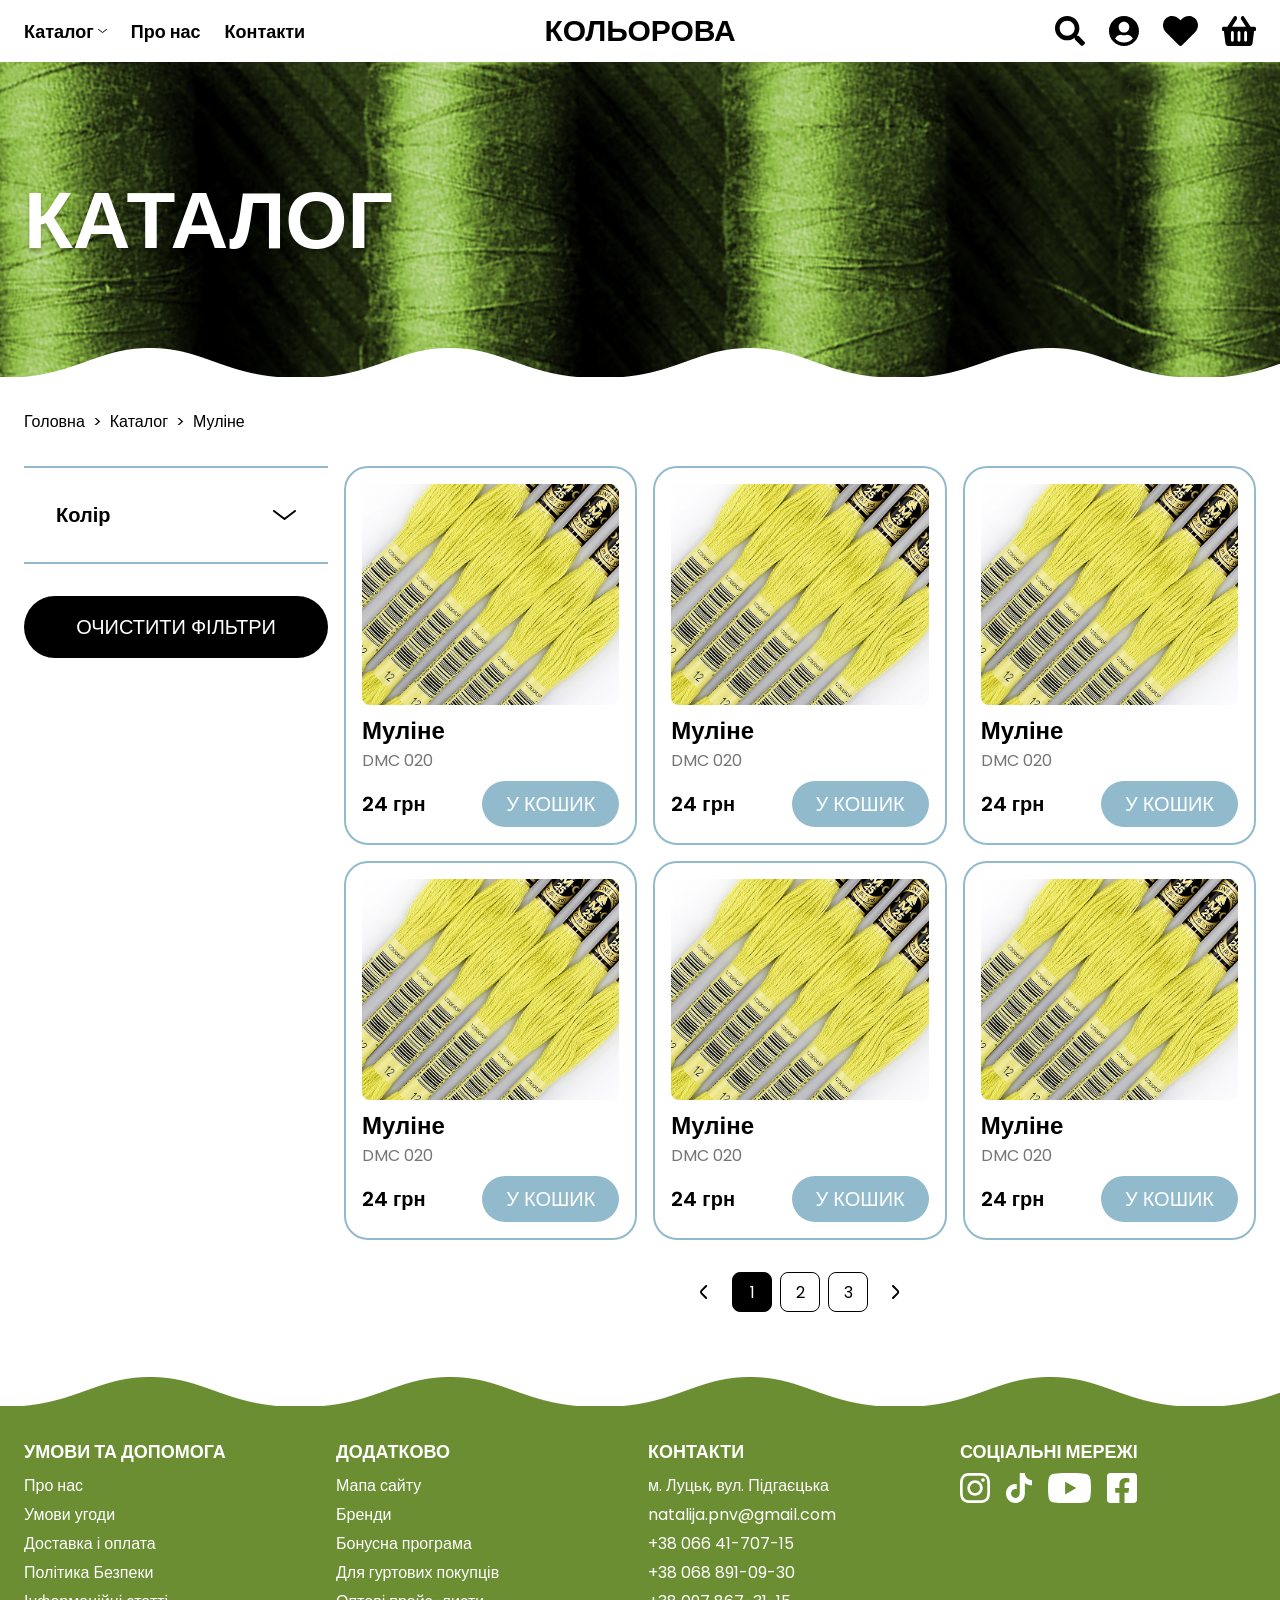
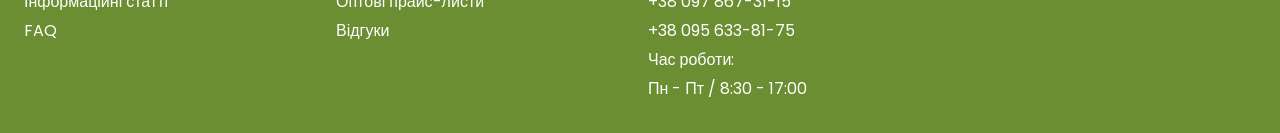
<file: html/catalog.html>
<!DOCTYPE html>
<html>

<head>
    <meta charset="utf-8">
    <title>Кольорова</title>
    <meta name="viewport" content="width=device-width, initial-scale=1.0">
    <link rel="stylesheet" href="../css/style.css">
    <link rel="preconnect" href="https://fonts.googleapis.com">
    <link rel="preconnect" href="https://fonts.gstatic.com" crossorigin>
    <link href="https://fonts.googleapis.com/css2?family=Poppins:wght@400;500;600;700&display=swap" rel="stylesheet">
</head>

<body class="landing-page">
    <header class="header header_landing">
        <nav class="nav">
            <div class="nav__links">
                <div class="nav__left">
                    <ul class="nav__list">
                        <li class="nav__item nav__dropdown-item">
                            <a href="catalog.html" class="nav__link">Каталог
                                <svg width="9" height="4" viewBox="0 0 9 4" fill="none"
                                    xmlns="http://www.w3.org/2000/svg">
                                    <path d="M0.500031 0.500031L4.50003 3.50003L8.50003 0.500031" stroke="black"
                                        stroke-linecap="round" stroke-linejoin="round" />
                                </svg>
                            </a>

                            <ul class="dropdown-menu">
                                <li><a href="">Бісер</a></li>
                                <li><a href="catalog.html">Муліне</a></li>
                                <li><a href="">Вишивання</a></li>
                                <li><a href="">Пряжа</a></li>
                                <li><a href="">В'язання</a></li>
                                <li><a href="">Тканини</a></li>
                                <li><a href="">Мереживо</a></li>
                                <li><a href="">Для рукоділля</a></li>
                                <li><a href="">Шкіряні аксесуари</a></li>
                                <li><a href="">Термоналіпки</a></li>
                                <li><a href="">Принти</a></li>
                                <li><a href="">Сертифікати</a></li>
                            </ul>
                        </li>

                        <li class="nav__item">
                            <a href="" class="nav__link">Про нас</a>
                        </li>

                        <li class="nav__item">
                            <a href="" class="nav__link">Контакти</a>
                        </li>
                    </ul>
                </div>
                <div class="nav__right">
                    <ul class="nav__list">
                        <li class="nav__item">
                            <a href="" class="nav__link">
                                <p>Пошук</p>
                                <svg width="30" height="30" viewBox="0 0 30 30" fill="none"
                                    xmlns="http://www.w3.org/2000/svg">
                                    <path
                                        d="M29.6112 25.9317C30.139 26.5171 30.139 27.3951 29.5526 27.922L27.9108 29.561C27.3831 30.1463 26.5035 30.1463 25.9172 29.561L20.1122 23.7659C19.819 23.4732 19.7017 23.122 19.7017 22.7707V21.7756C17.5908 23.4146 15.0108 24.3512 12.1963 24.3512C5.45316 24.3512 0 18.9073 0 12.1756C0 5.50244 5.45316 0 12.1963 0C18.8808 0 24.3926 5.50244 24.3926 12.1756C24.3926 15.0439 23.3958 17.6195 21.8126 19.6683H22.7508C23.1026 19.6683 23.4545 19.8439 23.7476 20.078L29.6112 25.9317ZM12.1963 19.6683C16.3008 19.6683 19.7017 16.3317 19.7017 12.1756C19.7017 8.07805 16.3008 4.68293 12.1963 4.68293C8.03315 4.68293 4.69089 8.07805 4.69089 12.1756C4.69089 16.3317 8.03315 19.6683 12.1963 19.6683Z"
                                        fill="black" />
                                </svg>
                            </a>
                        </li>

                        <li class="nav__item">
                            <a href="" class="nav__link">
                                <p>Мій профіль</p>
                                <svg width="30" height="30" viewBox="0 0 30 30" fill="none"
                                    xmlns="http://www.w3.org/2000/svg">
                                    <path
                                        d="M15 0C23.2863 0 30 6.71371 30 15C30 23.2863 23.2863 30 15 30C6.71371 30 0 23.2863 0 15C0 6.71371 6.71371 0 15 0ZM15 5.80645C12.0363 5.80645 9.67742 8.22581 9.67742 11.129C9.67742 14.0927 12.0363 16.4516 15 16.4516C17.9032 16.4516 20.3226 14.0927 20.3226 11.129C20.3226 8.22581 17.9032 5.80645 15 5.80645ZM15 26.6129C18.5081 26.6129 21.7137 25.0403 23.8306 22.5C22.6815 20.3831 20.4435 18.871 17.9032 18.871C17.7218 18.871 17.6008 18.9315 17.4194 18.9919C16.6935 19.2339 15.8468 19.3548 15 19.3548C14.0927 19.3548 13.3065 19.2339 12.5202 18.9919C12.3387 18.9315 12.2177 18.871 12.0968 18.871C9.49597 18.871 7.25806 20.3831 6.10887 22.5C8.22581 25.0403 11.4315 26.6129 15 26.6129Z"
                                        fill="black" />
                                </svg>
                            </a>
                        </li>

                        <li class="nav__item">
                            <a href="" class="nav__link">
                                <p>Уподобання</p>
                                <svg width="35" height="30" viewBox="0 0 35 30" fill="none"
                                    xmlns="http://www.w3.org/2000/svg">
                                    <path
                                        d="M31.602 2.04897C35.9043 5.66203 36.1092 12.0852 32.2849 15.9659L19.0365 29.3476C18.2171 30.2175 16.7829 30.2175 15.9635 29.3476L2.71511 15.9659C-1.10916 12.0852 -0.904292 5.66203 3.39801 2.04897C7.15399 -1.09573 12.7538 -0.493555 16.1683 2.98569L17.5341 4.32386L18.8317 2.98569C22.3145 -0.493555 27.846 -1.09573 31.602 2.04897Z"
                                        fill="black" />
                                </svg>
                            </a>
                        </li>

                        <li class="nav__item">
                            <a href="" class="nav__link">
                                <p>Кошик</p>
                                <svg width="34" height="30" viewBox="0 0 34 30" fill="none"
                                    xmlns="http://www.w3.org/2000/svg">
                                    <path
                                        d="M34 12.306V13.3783C34 14.3167 33.3507 14.9869 32.5833 14.9869H32.1111L30.5174 27.2521C30.3403 28.8606 29.1597 30 27.7431 30H6.19792C4.78125 30 3.60069 28.8606 3.42361 27.2521L1.88889 14.9869H1.41667C0.590278 14.9869 0 14.3167 0 13.3783V12.306C0 11.4347 0.590278 10.6974 1.41667 10.6974H5.37153L11.6875 0.912101C12.2778 -0.0932409 13.4583 -0.294309 14.2847 0.442942C15.1701 1.11317 15.3472 2.45363 14.6979 3.39195L10.0347 10.6974H23.9062L19.2431 3.39195C18.5938 2.45363 18.7708 1.11317 19.6562 0.442942C20.4826 -0.294309 21.6632 -0.0932409 22.2535 0.912101L28.5694 10.6974H32.5833C33.3507 10.6974 34 11.4347 34 12.306ZM18.4167 24.102V16.5954C18.4167 15.7241 17.7674 14.9869 17 14.9869C16.1736 14.9869 15.5833 15.7241 15.5833 16.5954V24.102C15.5833 25.0403 16.1736 25.7105 17 25.7105C17.7674 25.7105 18.4167 25.0403 18.4167 24.102ZM25.0278 24.102V16.5954C25.0278 15.7241 24.3785 14.9869 23.6111 14.9869C22.7847 14.9869 22.1944 15.7241 22.1944 16.5954V24.102C22.1944 25.0403 22.7847 25.7105 23.6111 25.7105C24.3785 25.7105 25.0278 25.0403 25.0278 24.102ZM11.8056 24.102V16.5954C11.8056 15.7241 11.1562 14.9869 10.3889 14.9869C9.5625 14.9869 8.97222 15.7241 8.97222 16.5954V24.102C8.97222 25.0403 9.5625 25.7105 10.3889 25.7105C11.1562 25.7105 11.8056 25.0403 11.8056 24.102Z"
                                        fill="black" />
                                </svg>
                            </a>
                        </li>
                    </ul>
                </div>
            </div>

            <a href="index.html" class="logo">Кольорова</a>

            <button class="nav__burger">
                <svg class="nav__burger-icon" width="35" height="30" viewBox="0 0 35 30" fill="none"
                    xmlns="http://www.w3.org/2000/svg">
                    <path
                        d="M0 2.5C0 1.17188 1.09375 0 2.5 0H32.5C33.8281 0 35 1.17188 35 2.5C35 3.90625 33.8281 5 32.5 5H2.5C1.09375 5 0 3.90625 0 2.5ZM0 15C0 13.6719 1.09375 12.5 2.5 12.5H32.5C33.8281 12.5 35 13.6719 35 15C35 16.4062 33.8281 17.5 32.5 17.5H2.5C1.09375 17.5 0 16.4062 0 15ZM32.5 30H2.5C1.09375 30 0 28.9062 0 27.5C0 26.1719 1.09375 25 2.5 25H32.5C33.8281 25 35 26.1719 35 27.5C35 28.9062 33.8281 30 32.5 30Z"
                        fill="black" />
                </svg>
            </button>
        </nav>

        <div class="hero hero_size_small hero_centered_verticaly">
            <div class="hero__content container">
                <h1 class="hero__title hero__title_left hero__title_white">Каталог</h1>
            </div>

            <img class="hero__image" src="../image/Pages-header.png" alt="background">
        </div>
    </header>

    <main>
        <nav class="breadcrumb">
            <div class="container breadcrumb__inner">
                <ul class="breadcrumb__list">
                    <li class="breadcrumb__item">
                        <a href="index.html" class="breadcrumb__link">Головна</a>
                    </li>
                    <li class="breadcrumb__item">
                        <a href="catalog.html" class="breadcrumb__link">Каталог</a>
                    </li>
                    <li class="breadcrumb__item">
                        <span class="breadcrumb__current">Муліне</span>
                    </li>
                </ul>
            </div>
        </nav>

        <section class="search">
            <div class="container search__container">
                <button class="button button_display-filters">
                    Фільтри
                </button>

                <div class="search__layout">
                    <div class="search__filters">
                        <div class="filter">
                            <div class="filter__header">
                                <h3 class="filter__title">Колір</h3>
                                <svg width="23" height="10" viewBox="0 0 23 10" fill="none"
                                    xmlns="http://www.w3.org/2000/svg">
                                    <path d="M1 1.00006L11.5 9.00006L22 1.00006" stroke="black" stroke-width="2"
                                        stroke-linecap="round" stroke-linejoin="round" />
                                </svg>
                            </div>
                            <div class="filter__options">
                                <div class="filter__options-item">
                                    <input type="checkbox"> Чорний
                                </div>
                                <div class="filter__options-item">
                                    <input type="checkbox"> Білий
                                </div>
                                <div class="filter__options-item">
                                    <input type="checkbox"> Сірий
                                </div>
                                <div class="filter__options-item">
                                    <input type="checkbox"> Рожевий
                                </div>
                                <div class="filter__options-item">
                                    <input type="checkbox"> Рожева пудра
                                </div>
                                <div class="filter__options-item">
                                    <input type="checkbox"> Малиновий
                                </div>
                                <div class="filter__options-item">
                                    <input type="checkbox"> Червоний
                                </div>
                                <div class="filter__options-item">
                                    <input type="checkbox"> Кремовий
                                </div>
                                <div class="filter__options-item">
                                    <input type="checkbox"> Бежевий
                                </div>
                                <div class="filter__options-item">
                                    <input type="checkbox"> Персиковий
                                </div>
                                <div class="filter__options-item">
                                    <input type="checkbox"> Оранжевий
                                </div>
                                <div class="filter__options-item">
                                    <input type="checkbox"> Жовтий
                                </div>
                                <div class="filter__options-item">
                                    <input type="checkbox"> Коричевий
                                </div>
                                <div class="filter__options-item">
                                    <input type="checkbox"> Оливковий
                                </div>
                                <div class="filter__options-item">
                                    <input type="checkbox"> Зелений
                                </div>
                                <div class="filter__options-item">
                                    <input type="checkbox"> Блакитний
                                </div>
                                <div class="filter__options-item">
                                    <input type="checkbox"> Синій
                                </div>
                                <div class="filter__options-item">
                                    <input type="checkbox"> Волошковий
                                </div>
                                <div class="filter__options-item">
                                    <input type="checkbox"> Бірюзовий
                                </div>
                                <div class="filter__options-item">
                                    <input type="checkbox"> Мультиколор
                                </div>
                            </div>
                        </div>
                        <button class="button button_clear-filters">Очистити фільтри</button>
                    </div>

                    <div class="search__results">
                        <div class="search__products">
                            <div class="card product-card">
                                <img class="product-card__image product-card__catalog-image" src="../image/Product-1.png" alt="product-1">
                                <div class="product-card__content">
                                    <h3 class="product-card__title card__title">Муліне</h3>
                                    <p class="product-card__info">DMC 020</p>
                                </div>
                                <div class="product-card__footer">
                                    <div class="product-card__price-box">
                                        <p class="product-card__price">24 грн</p>
                                    </div>
                                    <button class="button button_product">У кошик</button>
                                </div>
                            </div>
                            <div class="card product-card">
                                <img class="product-card__image product-card__catalog-image" src="../image/Product-1.png" alt="product-1">
                                <div class="product-card__content">
                                    <h3 class="product-card__title card__title">Муліне</h3>
                                    <p class="product-card__info">DMC 020</p>
                                </div>
                                <div class="product-card__footer">
                                    <div class="product-card__price-box">
                                        <p class="product-card__price">24 грн</p>
                                    </div>
                                    <button class="button button_product">У кошик</button>
                                </div>
                            </div>
                            <div class="card product-card">
                                <img class="product-card__image product-card__catalog-image" src="../image/Product-1.png" alt="product-1">
                                <div class="product-card__content">
                                    <h3 class="product-card__title card__title">Муліне</h3>
                                    <p class="product-card__info">DMC 020</p>
                                </div>
                                <div class="product-card__footer">
                                    <div class="product-card__price-box">
                                        <p class="product-card__price">24 грн</p>
                                    </div>
                                    <button class="button button_product">У кошик</button>
                                </div>
                            </div>
                            <div class="card product-card">
                                <img class="product-card__image product-card__catalog-image" src="../image/Product-1.png" alt="product-1">
                                <div class="product-card__content">
                                    <h3 class="product-card__title card__title">Муліне</h3>
                                    <p class="product-card__info">DMC 020</p>
                                </div>
                                <div class="product-card__footer">
                                    <div class="product-card__price-box">
                                        <p class="product-card__price">24 грн</p>
                                    </div>
                                    <button class="button button_product">У кошик</button>
                                </div>
                            </div>
                            <div class="card product-card">
                                <img class="product-card__image product-card__catalog-image" src="../image/Product-1.png" alt="product-1">
                                <div class="product-card__content">
                                    <h3 class="product-card__title card__title">Муліне</h3>
                                    <p class="product-card__info">DMC 020</p>
                                </div>
                                <div class="product-card__footer">
                                    <div class="product-card__price-box">
                                        <p class="product-card__price">24 грн</p>
                                    </div>
                                    <button class="button button_product">У кошик</button>
                                </div>
                            </div>
                            <div class="card product-card">
                                <img class="product-card__image product-card__catalog-image" src="../image/Product-1.png" alt="product-1">
                                <div class="product-card__content">
                                    <h3 class="product-card__title card__title">Муліне</h3>
                                    <p class="product-card__info">DMC 020</p>
                                </div>
                                <div class="product-card__footer">
                                    <div class="product-card__price-box">
                                        <p class="product-card__price">24 грн</p>
                                    </div>
                                    <button class="button button_product">У кошик</button>
                                </div>
                            </div>
                        </div>

                        <div class="pagination">
                            <button class="button pagination__item pagination__arrow-item">
                                <svg width="8" height="14" viewBox="0 0 8 14" fill="none"
                                    xmlns="http://www.w3.org/2000/svg">
                                    <path
                                        d="M2.28736 7.71079C2.19363 7.61783 2.11924 7.50723 2.06847 7.38537C2.0177 7.26351 1.99156 7.13281 1.99156 7.00079C1.99156 6.86878 2.0177 6.73808 2.06847 6.61622C2.11924 6.49436 2.19363 6.38376 2.28736 6.29079L6.87736 1.71079C6.97109 1.61783 7.04548 1.50723 7.09625 1.38537C7.14702 1.26351 7.17316 1.1328 7.17316 1.00079C7.17316 0.868781 7.14702 0.738075 7.09625 0.616216C7.04548 0.494357 6.97109 0.383756 6.87736 0.290792C6.69 0.104542 6.43655 0 6.17236 0C5.90817 0 5.65472 0.104542 5.46736 0.290792L0.87736 4.88079C0.315558 5.44329 0 6.20579 0 7.00079C0 7.7958 0.315558 8.55829 0.87736 9.12079L5.46736 13.7108C5.65362 13.8955 5.90502 13.9997 6.16736 14.0008C6.29897 14.0016 6.42943 13.9763 6.55127 13.9266C6.6731 13.8768 6.78392 13.8035 6.87736 13.7108C6.97109 13.6178 7.04548 13.5072 7.09625 13.3854C7.14702 13.2635 7.17316 13.1328 7.17316 13.0008C7.17316 12.8688 7.14702 12.7381 7.09625 12.6162C7.04548 12.4944 6.97109 12.3838 6.87736 12.2908L2.28736 7.71079Z"
                                        fill="black" />
                                </svg>
                            </button>
                            <button class="button pagination__item pagination__item_chosen">1</button>
                            <button class="button pagination__item">2</button>
                            <button class="button pagination__item">3</button>
                            <button class="button pagination__item pagination__arrow-item">
                                <svg width="8" height="14" viewBox="0 0 8 14" fill="none"
                                    xmlns="http://www.w3.org/2000/svg">
                                    <path
                                        d="M6.2958 4.88079L1.7058 0.290792C1.51844 0.104542 1.26498 0 1.0008 0C0.736613 0 0.483161 0.104542 0.295798 0.290792C0.20207 0.383756 0.127676 0.494357 0.0769072 0.616216C0.0261385 0.738075 0 0.868781 0 1.00079C0 1.1328 0.0261385 1.26351 0.0769072 1.38537C0.127676 1.50723 0.20207 1.61783 0.295798 1.71079L4.8958 6.29079C4.98953 6.38376 5.06392 6.49436 5.11469 6.61622C5.16546 6.73808 5.1916 6.86878 5.1916 7.00079C5.1916 7.13281 5.16546 7.26351 5.11469 7.38537C5.06392 7.50723 4.98953 7.61783 4.8958 7.71079L0.295798 12.2908C0.107495 12.4778 0.00117992 12.7319 0.000242233 12.9973C-0.000695449 13.2626 0.103822 13.5175 0.290799 13.7058C0.477777 13.8941 0.731899 14.0004 0.997263 14.0014C1.26263 14.0023 1.5175 13.8978 1.7058 13.7108L6.2958 9.12079C6.8576 8.55829 7.17316 7.7958 7.17316 7.00079C7.17316 6.20579 6.8576 5.44329 6.2958 4.88079Z"
                                        fill="black" />
                                </svg>
                            </button>
                        </div>

                    </div>

                </div>
            </div>

        </section>
    </main>

    <footer class="footer">
        <div class="container">
            <div class="footer__body">
                <div class="footer__column">
                    <h4 class="footer__title">Умови та допомога</h4>
                    <div class="footer__nav footer__column-container">
                        <a href="" class="footer__link">Про нас</a>
                        <a href="" class="footer__link">Умови угоди</a>
                        <a href="" class="footer__link">Доставка і оплата</a>
                        <a href="" class="footer__link">Політика Безпеки</a>
                        <a href="" class="footer__link">Інформаційні статті</a>
                        <a href="faq.html" class="footer__link">FAQ</a>
                    </div>
                </div>
                <div class="footer__column">
                    <h4 class="footer__title">Додатково</h4>
                    <div class="footer__nav footer__column-container">
                        <a href="" class="footer__link">Мапа сайту</a>
                        <a href="" class="footer__link">Бренди</a>
                        <a href="" class="footer__link">Бонусна програма</a>
                        <a href="" class="footer__link">Для гуртових покупців</a>
                        <a href="" class="footer__link">Оптові прайс-листи</a>
                        <a href="" class="footer__link">Відгуки</a>
                    </div>
                </div>
                <div class="footer__column">
                    <h4 class="footer__title">Контакти</h4>
                    <div class="footer__contacts footer__column-container">
                        <p>м. Луцьк, вул. Підгаєцька</p>
                        <p>natalija.pnv@gmail.com</p>
                        <p>+38 066 41-707-15</p>
                        <p>+38 068 891-09-30</p>
                        <p>+38 097 867-31-15</p>
                        <p>+38 095 633-81-75</p>
                        <p>Час роботи:</p>
                        <p>Пн - Пт / 8:30 - 17:00</p>
                    </div>
                </div>
                <div class="footer__column">
                    <h4 class="footer__title">Соціальні мережі</h4>
                    <div class="footer__socials footer__column-container">
                        <a href="" class="footer__social-link">
                            <svg width="30" height="30" viewBox="0 0 30 30" fill="none"
                                xmlns="http://www.w3.org/2000/svg">
                                <path
                                    d="M15.0335 7.26563C19.2522 7.26563 22.7344 10.7478 22.7344 14.9665C22.7344 19.2522 19.2522 22.6674 15.0335 22.6674C10.7478 22.6674 7.33259 19.2522 7.33259 14.9665C7.33259 10.7478 10.7478 7.26563 15.0335 7.26563ZM15.0335 19.9888C17.779 19.9888 19.9888 17.779 19.9888 14.9665C19.9888 12.221 17.779 10.0112 15.0335 10.0112C12.221 10.0112 10.0112 12.221 10.0112 14.9665C10.0112 17.779 12.2879 19.9888 15.0335 19.9888ZM24.8103 6.99777C24.8103 5.9933 24.0067 5.18973 23.0022 5.18973C21.9978 5.18973 21.1942 5.9933 21.1942 6.99777C21.1942 8.00223 21.9978 8.8058 23.0022 8.8058C24.0067 8.8058 24.8103 8.00223 24.8103 6.99777ZM29.8996 8.8058C30.0335 11.2835 30.0335 18.7165 29.8996 21.1942C29.7656 23.6049 29.2299 25.6808 27.4888 27.4888C25.7478 29.2299 23.6049 29.7656 21.1942 29.8996C18.7165 30.0335 11.2835 30.0335 8.8058 29.8996C6.39509 29.7656 4.3192 29.2299 2.51116 27.4888C0.770089 25.6808 0.234375 23.6049 0.100446 21.1942C-0.0334821 18.7165 -0.0334821 11.2835 0.100446 8.8058C0.234375 6.39509 0.770089 4.25223 2.51116 2.51116C4.3192 0.770089 6.39509 0.234375 8.8058 0.100446C11.2835 -0.0334821 18.7165 -0.0334821 21.1942 0.100446C23.6049 0.234375 25.7478 0.770089 27.4888 2.51116C29.2299 4.25223 29.7656 6.39509 29.8996 8.8058ZM26.6853 23.8058C27.4888 21.8638 27.2879 17.1763 27.2879 14.9665C27.2879 12.8237 27.4888 8.13616 26.6853 6.12723C26.1496 4.85491 25.1451 3.78348 23.8728 3.31473C21.8638 2.51116 17.1763 2.71205 15.0335 2.71205C12.8237 2.71205 8.13616 2.51116 6.1942 3.31473C4.85491 3.85045 3.85045 4.85491 3.31473 6.12723C2.51116 8.13616 2.71205 12.8237 2.71205 14.9665C2.71205 17.1763 2.51116 21.8638 3.31473 23.8058C3.85045 25.1451 4.85491 26.1496 6.1942 26.6853C8.13616 27.4888 12.8237 27.2879 15.0335 27.2879C17.1763 27.2879 21.8638 27.4888 23.8728 26.6853C25.1451 26.1496 26.2165 25.1451 26.6853 23.8058Z"
                                    fill="white" />
                            </svg>
                        </a>
                        <a href="" class="footer__social-link">
                            <svg width="26" height="30" viewBox="0 0 26 30" fill="none"
                                xmlns="http://www.w3.org/2000/svg">
                                <path
                                    d="M26 12.3047H25.942C23.2723 12.3047 20.8348 11.4844 18.8616 10.0195V20.5078C18.8616 25.7812 14.625 30 9.40179 30C4.17857 30 0 25.7812 0 20.5078C0 15.2344 4.17857 10.957 9.40179 10.957C9.86607 10.957 10.2723 11.0156 10.7366 11.0742V16.3477C10.2723 16.1719 9.86607 16.1133 9.40179 16.1133C7.02232 16.1133 5.04911 18.1055 5.04911 20.5078C5.04911 22.9102 7.02232 24.9023 9.40179 24.9023C11.7813 24.9023 13.7545 22.9102 13.7545 20.5078V0H18.8616C18.8616 0.0585937 18.8616 0.0585937 18.8616 0.117187C18.8616 0.527344 18.8616 0.9375 18.9777 1.34766C19.3259 3.28125 20.4866 4.98047 22.1116 6.03516C23.2143 6.79687 24.5491 7.20703 25.942 7.20703C25.942 7.20703 25.942 7.20703 26 7.20703V12.3047Z"
                                    fill="white" />
                            </svg>
                        </a>
                        <a href="" class="footer__social-link">
                            <svg width="43" height="30" viewBox="0 0 43 30" fill="none"
                                xmlns="http://www.w3.org/2000/svg">
                                <path
                                    d="M42.0567 4.76563C43 8.04688 43 15.0781 43 15.0781C43 15.0781 43 22.0313 42.0567 25.3906C41.585 27.2656 40.0914 28.6719 38.2834 29.1406C34.9031 30 21.5393 30 21.5393 30C21.5393 30 8.09689 30 4.71664 29.1406C2.90859 28.6719 1.41499 27.2656 0.943327 25.3906C0 22.0313 0 15.0781 0 15.0781C0 15.0781 0 8.04688 0.943327 4.76563C1.41499 2.89063 2.90859 1.40625 4.71664 0.9375C8.09689 0 21.5393 0 21.5393 0C21.5393 0 34.9031 0 38.2834 0.9375C40.0914 1.40625 41.585 2.89063 42.0567 4.76563ZM17.1371 21.4063L28.2998 15.0781L17.1371 8.75V21.4063Z"
                                    fill="white" />
                            </svg>
                        </a>
                        <a href="" class="footer__social-link">
                            <svg width="30" height="30" viewBox="0 0 30 30" fill="none"
                                xmlns="http://www.w3.org/2000/svg">
                                <path
                                    d="M26.7857 0C28.5268 0 30 1.47321 30 3.21429V26.7857C30 28.5938 28.5268 30 26.7857 30H17.5446V19.8214H21.4286L22.1652 15H17.5446V11.9196C17.5446 10.5804 18.2143 9.30804 20.2902 9.30804H22.3661V5.22321C22.3661 5.22321 20.4911 4.88839 18.6161 4.88839C14.8661 4.88839 12.3884 7.23214 12.3884 11.3839V15H8.16964V19.8214H12.3884V30H3.21429C1.40625 30 0 28.5938 0 26.7857V3.21429C0 1.47321 1.40625 0 3.21429 0H26.7857Z"
                                    fill="white" />
                            </svg>
                        </a>
                    </div>
                </div>
            </div>
        </div>
    </footer>
    <script src="../js/main.js"></script>
</body>

</html>
</file>
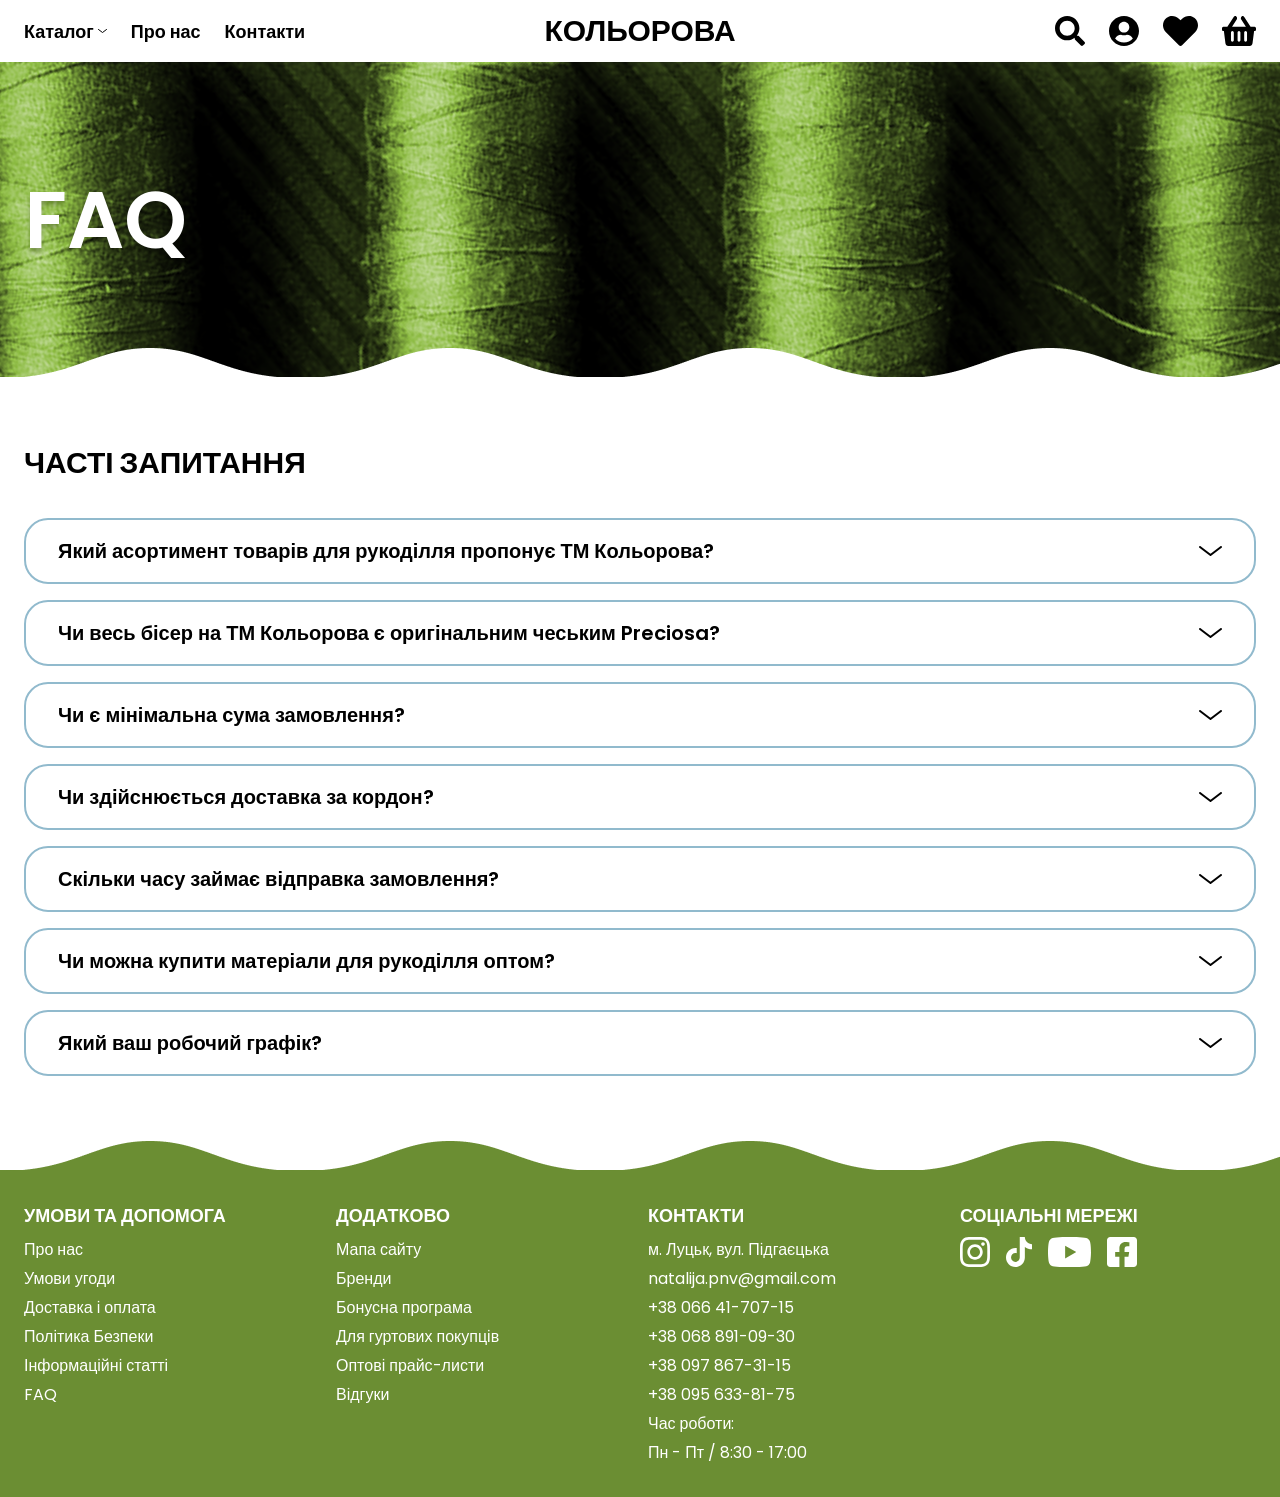
<file: html/faq.html>
<!DOCTYPE html>
<html>

<head>
    <meta charset="utf-8">
    <title>Кольорова</title>
    <meta name="viewport" content="width=device-width, initial-scale=1.0">
    <link rel="stylesheet" href="../css/style.css">
    <link rel="preconnect" href="https://fonts.googleapis.com">
    <link rel="preconnect" href="https://fonts.gstatic.com" crossorigin>
    <link href="https://fonts.googleapis.com/css2?family=Poppins:wght@400;500;600;700&display=swap" rel="stylesheet">
</head>

<body class="landing-page">
    <header class="header header_landing">
        <nav class="nav">
            <div class="nav__links">
                <div class="nav__left">
                    <ul class="nav__list">
                        <li class="nav__item nav__dropdown-item">
                            <a href="catalog.html" class="nav__link">Каталог
                                <svg width="9" height="4" viewBox="0 0 9 4" fill="none"
                                    xmlns="http://www.w3.org/2000/svg">
                                    <path d="M0.500031 0.500031L4.50003 3.50003L8.50003 0.500031" stroke="black"
                                        stroke-linecap="round" stroke-linejoin="round" />
                                </svg>
                            </a>

                            <ul class="dropdown-menu">
                                <li><a href="">Бісер</a></li>
                                <li><a href="catalog.html">Муліне</a></li>
                                <li><a href="">Вишивання</a></li>
                                <li><a href="">Пряжа</a></li>
                                <li><a href="">В'язання</a></li>
                                <li><a href="">Тканини</a></li>
                                <li><a href="">Мереживо</a></li>
                                <li><a href="">Для рукоділля</a></li>
                                <li><a href="">Шкіряні аксесуари</a></li>
                                <li><a href="">Термоналіпки</a></li>
                                <li><a href="">Принти</a></li>
                                <li><a href="">Сертифікати</a></li>
                            </ul>
                        </li>

                        <li class="nav__item">
                            <a href="" class="nav__link">Про нас</a>
                        </li>

                        <li class="nav__item">
                            <a href="" class="nav__link">Контакти</a>
                        </li>
                    </ul>
                </div>
                <div class="nav__right">
                    <ul class="nav__list">
                        <li class="nav__item">
                            <a href="" class="nav__link">
                                <p>Пошук</p>
                                <svg width="30" height="30" viewBox="0 0 30 30" fill="none"
                                    xmlns="http://www.w3.org/2000/svg">
                                    <path
                                        d="M29.6112 25.9317C30.139 26.5171 30.139 27.3951 29.5526 27.922L27.9108 29.561C27.3831 30.1463 26.5035 30.1463 25.9172 29.561L20.1122 23.7659C19.819 23.4732 19.7017 23.122 19.7017 22.7707V21.7756C17.5908 23.4146 15.0108 24.3512 12.1963 24.3512C5.45316 24.3512 0 18.9073 0 12.1756C0 5.50244 5.45316 0 12.1963 0C18.8808 0 24.3926 5.50244 24.3926 12.1756C24.3926 15.0439 23.3958 17.6195 21.8126 19.6683H22.7508C23.1026 19.6683 23.4545 19.8439 23.7476 20.078L29.6112 25.9317ZM12.1963 19.6683C16.3008 19.6683 19.7017 16.3317 19.7017 12.1756C19.7017 8.07805 16.3008 4.68293 12.1963 4.68293C8.03315 4.68293 4.69089 8.07805 4.69089 12.1756C4.69089 16.3317 8.03315 19.6683 12.1963 19.6683Z"
                                        fill="black" />
                                </svg>
                            </a>
                        </li>

                        <li class="nav__item">
                            <a href="" class="nav__link">
                                <p>Мій профіль</p>
                                <svg width="30" height="30" viewBox="0 0 30 30" fill="none"
                                    xmlns="http://www.w3.org/2000/svg">
                                    <path
                                        d="M15 0C23.2863 0 30 6.71371 30 15C30 23.2863 23.2863 30 15 30C6.71371 30 0 23.2863 0 15C0 6.71371 6.71371 0 15 0ZM15 5.80645C12.0363 5.80645 9.67742 8.22581 9.67742 11.129C9.67742 14.0927 12.0363 16.4516 15 16.4516C17.9032 16.4516 20.3226 14.0927 20.3226 11.129C20.3226 8.22581 17.9032 5.80645 15 5.80645ZM15 26.6129C18.5081 26.6129 21.7137 25.0403 23.8306 22.5C22.6815 20.3831 20.4435 18.871 17.9032 18.871C17.7218 18.871 17.6008 18.9315 17.4194 18.9919C16.6935 19.2339 15.8468 19.3548 15 19.3548C14.0927 19.3548 13.3065 19.2339 12.5202 18.9919C12.3387 18.9315 12.2177 18.871 12.0968 18.871C9.49597 18.871 7.25806 20.3831 6.10887 22.5C8.22581 25.0403 11.4315 26.6129 15 26.6129Z"
                                        fill="black" />
                                </svg>
                            </a>
                        </li>

                        <li class="nav__item">
                            <a href="" class="nav__link">
                                <p>Уподобання</p>
                                <svg width="35" height="30" viewBox="0 0 35 30" fill="none"
                                    xmlns="http://www.w3.org/2000/svg">
                                    <path
                                        d="M31.602 2.04897C35.9043 5.66203 36.1092 12.0852 32.2849 15.9659L19.0365 29.3476C18.2171 30.2175 16.7829 30.2175 15.9635 29.3476L2.71511 15.9659C-1.10916 12.0852 -0.904292 5.66203 3.39801 2.04897C7.15399 -1.09573 12.7538 -0.493555 16.1683 2.98569L17.5341 4.32386L18.8317 2.98569C22.3145 -0.493555 27.846 -1.09573 31.602 2.04897Z"
                                        fill="black" />
                                </svg>
                            </a>
                        </li>

                        <li class="nav__item">
                            <a href="" class="nav__link">
                                <p>Кошик</p>
                                <svg width="34" height="30" viewBox="0 0 34 30" fill="none"
                                    xmlns="http://www.w3.org/2000/svg">
                                    <path
                                        d="M34 12.306V13.3783C34 14.3167 33.3507 14.9869 32.5833 14.9869H32.1111L30.5174 27.2521C30.3403 28.8606 29.1597 30 27.7431 30H6.19792C4.78125 30 3.60069 28.8606 3.42361 27.2521L1.88889 14.9869H1.41667C0.590278 14.9869 0 14.3167 0 13.3783V12.306C0 11.4347 0.590278 10.6974 1.41667 10.6974H5.37153L11.6875 0.912101C12.2778 -0.0932409 13.4583 -0.294309 14.2847 0.442942C15.1701 1.11317 15.3472 2.45363 14.6979 3.39195L10.0347 10.6974H23.9062L19.2431 3.39195C18.5938 2.45363 18.7708 1.11317 19.6562 0.442942C20.4826 -0.294309 21.6632 -0.0932409 22.2535 0.912101L28.5694 10.6974H32.5833C33.3507 10.6974 34 11.4347 34 12.306ZM18.4167 24.102V16.5954C18.4167 15.7241 17.7674 14.9869 17 14.9869C16.1736 14.9869 15.5833 15.7241 15.5833 16.5954V24.102C15.5833 25.0403 16.1736 25.7105 17 25.7105C17.7674 25.7105 18.4167 25.0403 18.4167 24.102ZM25.0278 24.102V16.5954C25.0278 15.7241 24.3785 14.9869 23.6111 14.9869C22.7847 14.9869 22.1944 15.7241 22.1944 16.5954V24.102C22.1944 25.0403 22.7847 25.7105 23.6111 25.7105C24.3785 25.7105 25.0278 25.0403 25.0278 24.102ZM11.8056 24.102V16.5954C11.8056 15.7241 11.1562 14.9869 10.3889 14.9869C9.5625 14.9869 8.97222 15.7241 8.97222 16.5954V24.102C8.97222 25.0403 9.5625 25.7105 10.3889 25.7105C11.1562 25.7105 11.8056 25.0403 11.8056 24.102Z"
                                        fill="black" />
                                </svg>
                            </a>
                        </li>
                    </ul>
                </div>
            </div>

            <a href="index.html" class="logo">Кольорова</a>

            <button class="nav__burger">
                <svg class="nav__burger-icon" width="35" height="30" viewBox="0 0 35 30" fill="none"
                    xmlns="http://www.w3.org/2000/svg">
                    <path
                        d="M0 2.5C0 1.17188 1.09375 0 2.5 0H32.5C33.8281 0 35 1.17188 35 2.5C35 3.90625 33.8281 5 32.5 5H2.5C1.09375 5 0 3.90625 0 2.5ZM0 15C0 13.6719 1.09375 12.5 2.5 12.5H32.5C33.8281 12.5 35 13.6719 35 15C35 16.4062 33.8281 17.5 32.5 17.5H2.5C1.09375 17.5 0 16.4062 0 15ZM32.5 30H2.5C1.09375 30 0 28.9062 0 27.5C0 26.1719 1.09375 25 2.5 25H32.5C33.8281 25 35 26.1719 35 27.5C35 28.9062 33.8281 30 32.5 30Z"
                        fill="black" />
                </svg>
            </button>
        </nav>

        <div class="hero hero_size_small hero_centered_verticaly">
            <div class="hero__content container">
                <h1 class="hero__title hero__title_left hero__title_white">FAQ</h1>
            </div>

            <img class="hero__image" src="../image/Pages-header.png" alt="background">
        </div>
    </header>

    <main>
        <section class="faq">
            <div class="container section_column">
                <header class="section-header">
                    <h2 class="section-header__title section-header__title_left">Часті запитання</h2>
                </header>

                <div class="faq__list">
                    <div class="faq-item">
                        <button class="button button_faq">
                            <p class="faq-item__question-text">Який асортимент товарів для рукоділля пропонує ТМ
                                Кольорова?</p>
                            <svg width="23" height="10" viewBox="0 0 23 10" fill="none"
                                xmlns="http://www.w3.org/2000/svg">
                                <path d="M1 1.00006L11.5 9.00006L22 1.00006" stroke="black" stroke-width="2"
                                    stroke-linecap="round" stroke-linejoin="round" />
                            </svg>
                        </button>
                        <div class="faq-item__answer">
                            <div class="faq-item__answer-inner">
                                <p class="faq-item__answer-text">
                                    На нашому сайті ви знайдете понад 2000 кольорів чеського бісеру Preciosa, муліне
                                    DMC, заготовки під вишивку одягу, термоналіпки, п’яльця, пряжу та багато інших
                                    аксесуарів для рукоділля.
                                </p>
                            </div>
                        </div>
                    </div>
                    <div class="faq-item">
                        <button class="button button_faq">
                            <p class="faq-item__question-text">Чи весь бісер на ТМ Кольорова є оригінальним чеським
                                Preciosa?</p>
                            <svg width="23" height="10" viewBox="0 0 23 10" fill="none"
                                xmlns="http://www.w3.org/2000/svg">
                                <path d="M1 1.00006L11.5 9.00006L22 1.00006" stroke="black" stroke-width="2"
                                    stroke-linecap="round" stroke-linejoin="round" />
                            </svg>
                        </button>
                        <div class="faq-item__answer">
                            <div class="faq-item__answer-inner">
                                <p class="faq-item__answer-text">
                                    Так, ми пропонуємо лише оригінальний чеський бісер Preciosa.
                                </p>
                            </div>
                        </div>
                    </div>
                    <div class="faq-item">
                        <button class="button button_faq">
                            <p class="faq-item__question-text">Чи є мінімальна сума замовлення?</p>
                            <svg width="23" height="10" viewBox="0 0 23 10" fill="none"
                                xmlns="http://www.w3.org/2000/svg">
                                <path d="M1 1.00006L11.5 9.00006L22 1.00006" stroke="black" stroke-width="2"
                                    stroke-linecap="round" stroke-linejoin="round" />
                            </svg>
                        </button>
                        <div class="faq-item__answer">
                            <div class="faq-item__answer-inner">
                                <p class="faq-item__answer-text">
                                    Ні, мінімальної суми замовлення немає.
                                </p>
                            </div>
                        </div>
                    </div>
                    <div class="faq-item">
                        <button class="button button_faq">
                            <p class="faq-item__question-text">Чи здійснюється доставка за кордон?</p>
                            <svg width="23" height="10" viewBox="0 0 23 10" fill="none"
                                xmlns="http://www.w3.org/2000/svg">
                                <path d="M1 1.00006L11.5 9.00006L22 1.00006" stroke="black" stroke-width="2"
                                    stroke-linecap="round" stroke-linejoin="round" />
                            </svg>
                        </button>
                        <div class="faq-item__answer">
                            <div class="faq-item__answer-inner">
                                <p class="faq-item__answer-text">
                                    Так, ми доставляємо товари для рукоділля не лише по Україні, але й за кордон.
                                    Міжнародна доставка здійснюється через перевірені поштові служби, а вартість та
                                    терміни залежать від країни отримувача.
                                </p>
                            </div>
                        </div>
                    </div>
                    <div class="faq-item">
                        <button class="button button_faq">
                            <p class="faq-item__question-text">Скільки часу займає відправка замовлення?</p>
                            <svg width="23" height="10" viewBox="0 0 23 10" fill="none"
                                xmlns="http://www.w3.org/2000/svg">
                                <path d="M1 1.00006L11.5 9.00006L22 1.00006" stroke="black" stroke-width="2"
                                    stroke-linecap="round" stroke-linejoin="round" />
                            </svg>
                        </button>
                        <div class="faq-item__answer">
                            <div class="faq-item__answer-inner">
                                <p class="faq-item__answer-text">
                                    Ми завжди намагаємось відправляти замовлення якнайшвидше, щоб ви могли отримати свої
                                    товари без зайвого очікування. Зазвичай замовлення передаємо на пошту в день оплати
                                    або протягом 1–2 робочих днів - це наш стандарт, якого ми дотримуємось.
                                </p>
                            </div>
                        </div>
                    </div>
                    <div class="faq-item">
                        <button class="button button_faq">
                            <p class="faq-item__question-text">Чи можна купити матеріали для рукоділля оптом?</p>
                            <svg width="23" height="10" viewBox="0 0 23 10" fill="none"
                                xmlns="http://www.w3.org/2000/svg">
                                <path d="M1 1.00006L11.5 9.00006L22 1.00006" stroke="black" stroke-width="2"
                                    stroke-linecap="round" stroke-linejoin="round" />
                            </svg>
                        </button>
                        <div class="faq-item__answer">
                            <div class="faq-item__answer-inner">
                                <p class="faq-item__answer-text">
                                    Так, Kolorova пропонує вигідні оптові умови для магазинів та майстрів рукоділля. Для
                                    отримання детальної інформації звертайтесь до нашого менеджера за телефоном
                                    +38 097 867-31-15.
                                </p>
                            </div>
                        </div>
                    </div>
                    <div class="faq-item">
                        <button class="button button_faq">
                            <p class="faq-item__question-text">Який ваш робочий графік?</p>
                            <svg width="23" height="10" viewBox="0 0 23 10" fill="none"
                                xmlns="http://www.w3.org/2000/svg">
                                <path d="M1 1.00006L11.5 9.00006L22 1.00006" stroke="black" stroke-width="2"
                                    stroke-linecap="round" stroke-linejoin="round" />
                            </svg>
                        </button>
                        <div class="faq-item__answer">
                            <div class="faq-item__answer-inner">
                                <p class="faq-item__answer-text">
                                    Ми приймаємо замовлення на сайті цілодобово. Обробка та консультації менеджерів
                                    здійснюються з 8:30 до 17:00 з понеділка по п'ятницю. Субота та неділя — вихідні
                                    дні.
                                </p>
                            </div>
                        </div>
                    </div>
                </div>
            </div>
        </section>
    </main>

    <footer class="footer">
        <div class="container">
            <div class="footer__body">
                <div class="footer__column">
                    <h4 class="footer__title">Умови та допомога</h4>
                    <div class="footer__nav footer__column-container">
                        <a href="" class="footer__link">Про нас</a>
                        <a href="" class="footer__link">Умови угоди</a>
                        <a href="" class="footer__link">Доставка і оплата</a>
                        <a href="" class="footer__link">Політика Безпеки</a>
                        <a href="" class="footer__link">Інформаційні статті</a>
                        <a href="faq.html" class="footer__link">FAQ</a>
                    </div>
                </div>
                <div class="footer__column">
                    <h4 class="footer__title">Додатково</h4>
                    <div class="footer__nav footer__column-container">
                        <a href="" class="footer__link">Мапа сайту</a>
                        <a href="" class="footer__link">Бренди</a>
                        <a href="" class="footer__link">Бонусна програма</a>
                        <a href="" class="footer__link">Для гуртових покупців</a>
                        <a href="" class="footer__link">Оптові прайс-листи</a>
                        <a href="" class="footer__link">Відгуки</a>
                    </div>
                </div>
                <div class="footer__column">
                    <h4 class="footer__title">Контакти</h4>
                    <div class="footer__contacts footer__column-container">
                        <p>м. Луцьк, вул. Підгаєцька</p>
                        <p>natalija.pnv@gmail.com</p>
                        <p>+38 066 41-707-15</p>
                        <p>+38 068 891-09-30</p>
                        <p>+38 097 867-31-15</p>
                        <p>+38 095 633-81-75</p>
                        <p>Час роботи:</p>
                        <p>Пн - Пт / 8:30 - 17:00</p>
                    </div>
                </div>
                <div class="footer__column">
                    <h4 class="footer__title">Соціальні мережі</h4>
                    <div class="footer__socials footer__column-container">
                        <a href="" class="footer__social-link">
                            <svg width="30" height="30" viewBox="0 0 30 30" fill="none"
                                xmlns="http://www.w3.org/2000/svg">
                                <path
                                    d="M15.0335 7.26563C19.2522 7.26563 22.7344 10.7478 22.7344 14.9665C22.7344 19.2522 19.2522 22.6674 15.0335 22.6674C10.7478 22.6674 7.33259 19.2522 7.33259 14.9665C7.33259 10.7478 10.7478 7.26563 15.0335 7.26563ZM15.0335 19.9888C17.779 19.9888 19.9888 17.779 19.9888 14.9665C19.9888 12.221 17.779 10.0112 15.0335 10.0112C12.221 10.0112 10.0112 12.221 10.0112 14.9665C10.0112 17.779 12.2879 19.9888 15.0335 19.9888ZM24.8103 6.99777C24.8103 5.9933 24.0067 5.18973 23.0022 5.18973C21.9978 5.18973 21.1942 5.9933 21.1942 6.99777C21.1942 8.00223 21.9978 8.8058 23.0022 8.8058C24.0067 8.8058 24.8103 8.00223 24.8103 6.99777ZM29.8996 8.8058C30.0335 11.2835 30.0335 18.7165 29.8996 21.1942C29.7656 23.6049 29.2299 25.6808 27.4888 27.4888C25.7478 29.2299 23.6049 29.7656 21.1942 29.8996C18.7165 30.0335 11.2835 30.0335 8.8058 29.8996C6.39509 29.7656 4.3192 29.2299 2.51116 27.4888C0.770089 25.6808 0.234375 23.6049 0.100446 21.1942C-0.0334821 18.7165 -0.0334821 11.2835 0.100446 8.8058C0.234375 6.39509 0.770089 4.25223 2.51116 2.51116C4.3192 0.770089 6.39509 0.234375 8.8058 0.100446C11.2835 -0.0334821 18.7165 -0.0334821 21.1942 0.100446C23.6049 0.234375 25.7478 0.770089 27.4888 2.51116C29.2299 4.25223 29.7656 6.39509 29.8996 8.8058ZM26.6853 23.8058C27.4888 21.8638 27.2879 17.1763 27.2879 14.9665C27.2879 12.8237 27.4888 8.13616 26.6853 6.12723C26.1496 4.85491 25.1451 3.78348 23.8728 3.31473C21.8638 2.51116 17.1763 2.71205 15.0335 2.71205C12.8237 2.71205 8.13616 2.51116 6.1942 3.31473C4.85491 3.85045 3.85045 4.85491 3.31473 6.12723C2.51116 8.13616 2.71205 12.8237 2.71205 14.9665C2.71205 17.1763 2.51116 21.8638 3.31473 23.8058C3.85045 25.1451 4.85491 26.1496 6.1942 26.6853C8.13616 27.4888 12.8237 27.2879 15.0335 27.2879C17.1763 27.2879 21.8638 27.4888 23.8728 26.6853C25.1451 26.1496 26.2165 25.1451 26.6853 23.8058Z"
                                    fill="white" />
                            </svg>
                        </a>
                        <a href="" class="footer__social-link">
                            <svg width="26" height="30" viewBox="0 0 26 30" fill="none"
                                xmlns="http://www.w3.org/2000/svg">
                                <path
                                    d="M26 12.3047H25.942C23.2723 12.3047 20.8348 11.4844 18.8616 10.0195V20.5078C18.8616 25.7812 14.625 30 9.40179 30C4.17857 30 0 25.7812 0 20.5078C0 15.2344 4.17857 10.957 9.40179 10.957C9.86607 10.957 10.2723 11.0156 10.7366 11.0742V16.3477C10.2723 16.1719 9.86607 16.1133 9.40179 16.1133C7.02232 16.1133 5.04911 18.1055 5.04911 20.5078C5.04911 22.9102 7.02232 24.9023 9.40179 24.9023C11.7813 24.9023 13.7545 22.9102 13.7545 20.5078V0H18.8616C18.8616 0.0585937 18.8616 0.0585937 18.8616 0.117187C18.8616 0.527344 18.8616 0.9375 18.9777 1.34766C19.3259 3.28125 20.4866 4.98047 22.1116 6.03516C23.2143 6.79687 24.5491 7.20703 25.942 7.20703C25.942 7.20703 25.942 7.20703 26 7.20703V12.3047Z"
                                    fill="white" />
                            </svg>
                        </a>
                        <a href="" class="footer__social-link">
                            <svg width="43" height="30" viewBox="0 0 43 30" fill="none"
                                xmlns="http://www.w3.org/2000/svg">
                                <path
                                    d="M42.0567 4.76563C43 8.04688 43 15.0781 43 15.0781C43 15.0781 43 22.0313 42.0567 25.3906C41.585 27.2656 40.0914 28.6719 38.2834 29.1406C34.9031 30 21.5393 30 21.5393 30C21.5393 30 8.09689 30 4.71664 29.1406C2.90859 28.6719 1.41499 27.2656 0.943327 25.3906C0 22.0313 0 15.0781 0 15.0781C0 15.0781 0 8.04688 0.943327 4.76563C1.41499 2.89063 2.90859 1.40625 4.71664 0.9375C8.09689 0 21.5393 0 21.5393 0C21.5393 0 34.9031 0 38.2834 0.9375C40.0914 1.40625 41.585 2.89063 42.0567 4.76563ZM17.1371 21.4063L28.2998 15.0781L17.1371 8.75V21.4063Z"
                                    fill="white" />
                            </svg>
                        </a>
                        <a href="" class="footer__social-link">
                            <svg width="30" height="30" viewBox="0 0 30 30" fill="none"
                                xmlns="http://www.w3.org/2000/svg">
                                <path
                                    d="M26.7857 0C28.5268 0 30 1.47321 30 3.21429V26.7857C30 28.5938 28.5268 30 26.7857 30H17.5446V19.8214H21.4286L22.1652 15H17.5446V11.9196C17.5446 10.5804 18.2143 9.30804 20.2902 9.30804H22.3661V5.22321C22.3661 5.22321 20.4911 4.88839 18.6161 4.88839C14.8661 4.88839 12.3884 7.23214 12.3884 11.3839V15H8.16964V19.8214H12.3884V30H3.21429C1.40625 30 0 28.5938 0 26.7857V3.21429C0 1.47321 1.40625 0 3.21429 0H26.7857Z"
                                    fill="white" />
                            </svg>
                        </a>
                    </div>
                </div>
            </div>
        </div>
    </footer>
    <script src="../js/main.js"></script>
</body>

</html>
</file>
<file: css/style.css>
@import url("./base/global.css");

@import url("./blocks/button.css");
@import url("./blocks/card.css");
@import url("./blocks/catalog.css");
@import url("./blocks/faq.css");
@import url("./blocks/footer.css");
@import url("./blocks/hero.css");
@import url("./blocks/info.css");
@import url("./blocks/nav.css");
@import url("./blocks/product-card.css");
@import url("./blocks/review-card.css");
</file>
